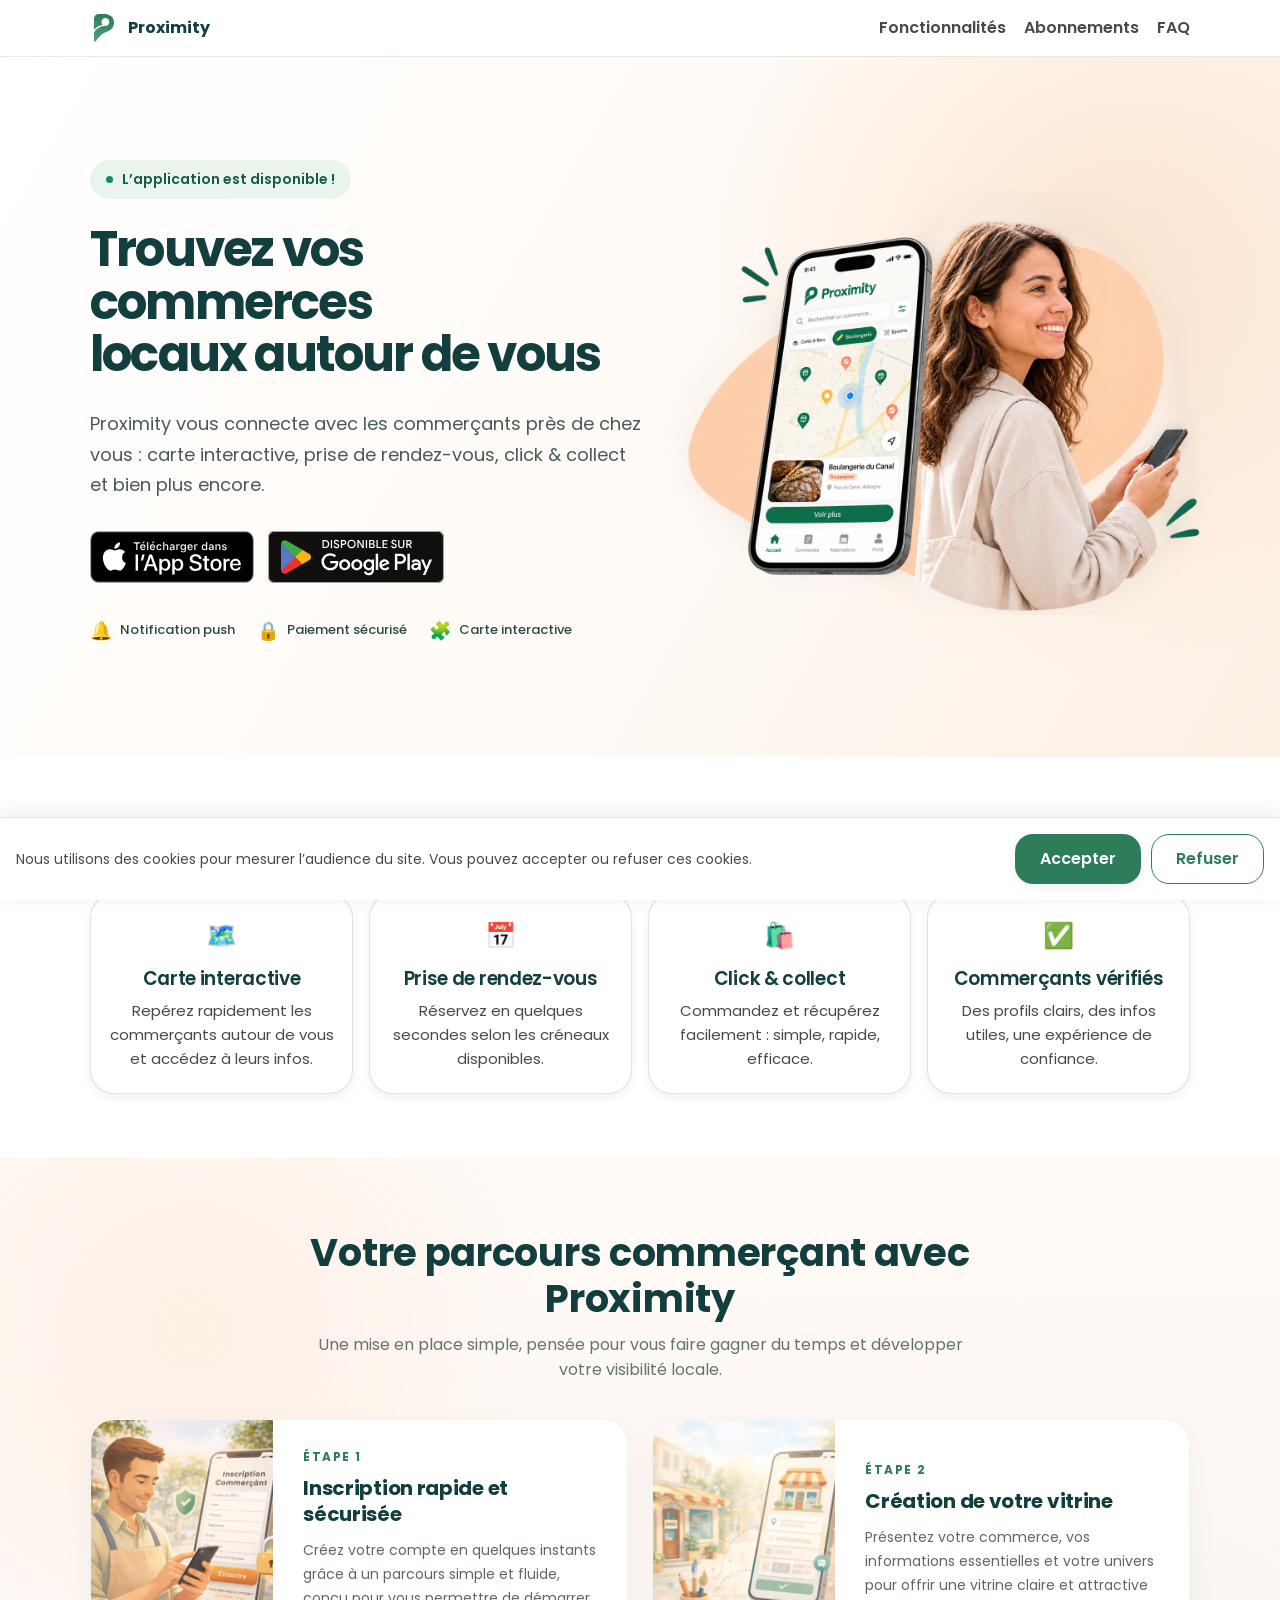
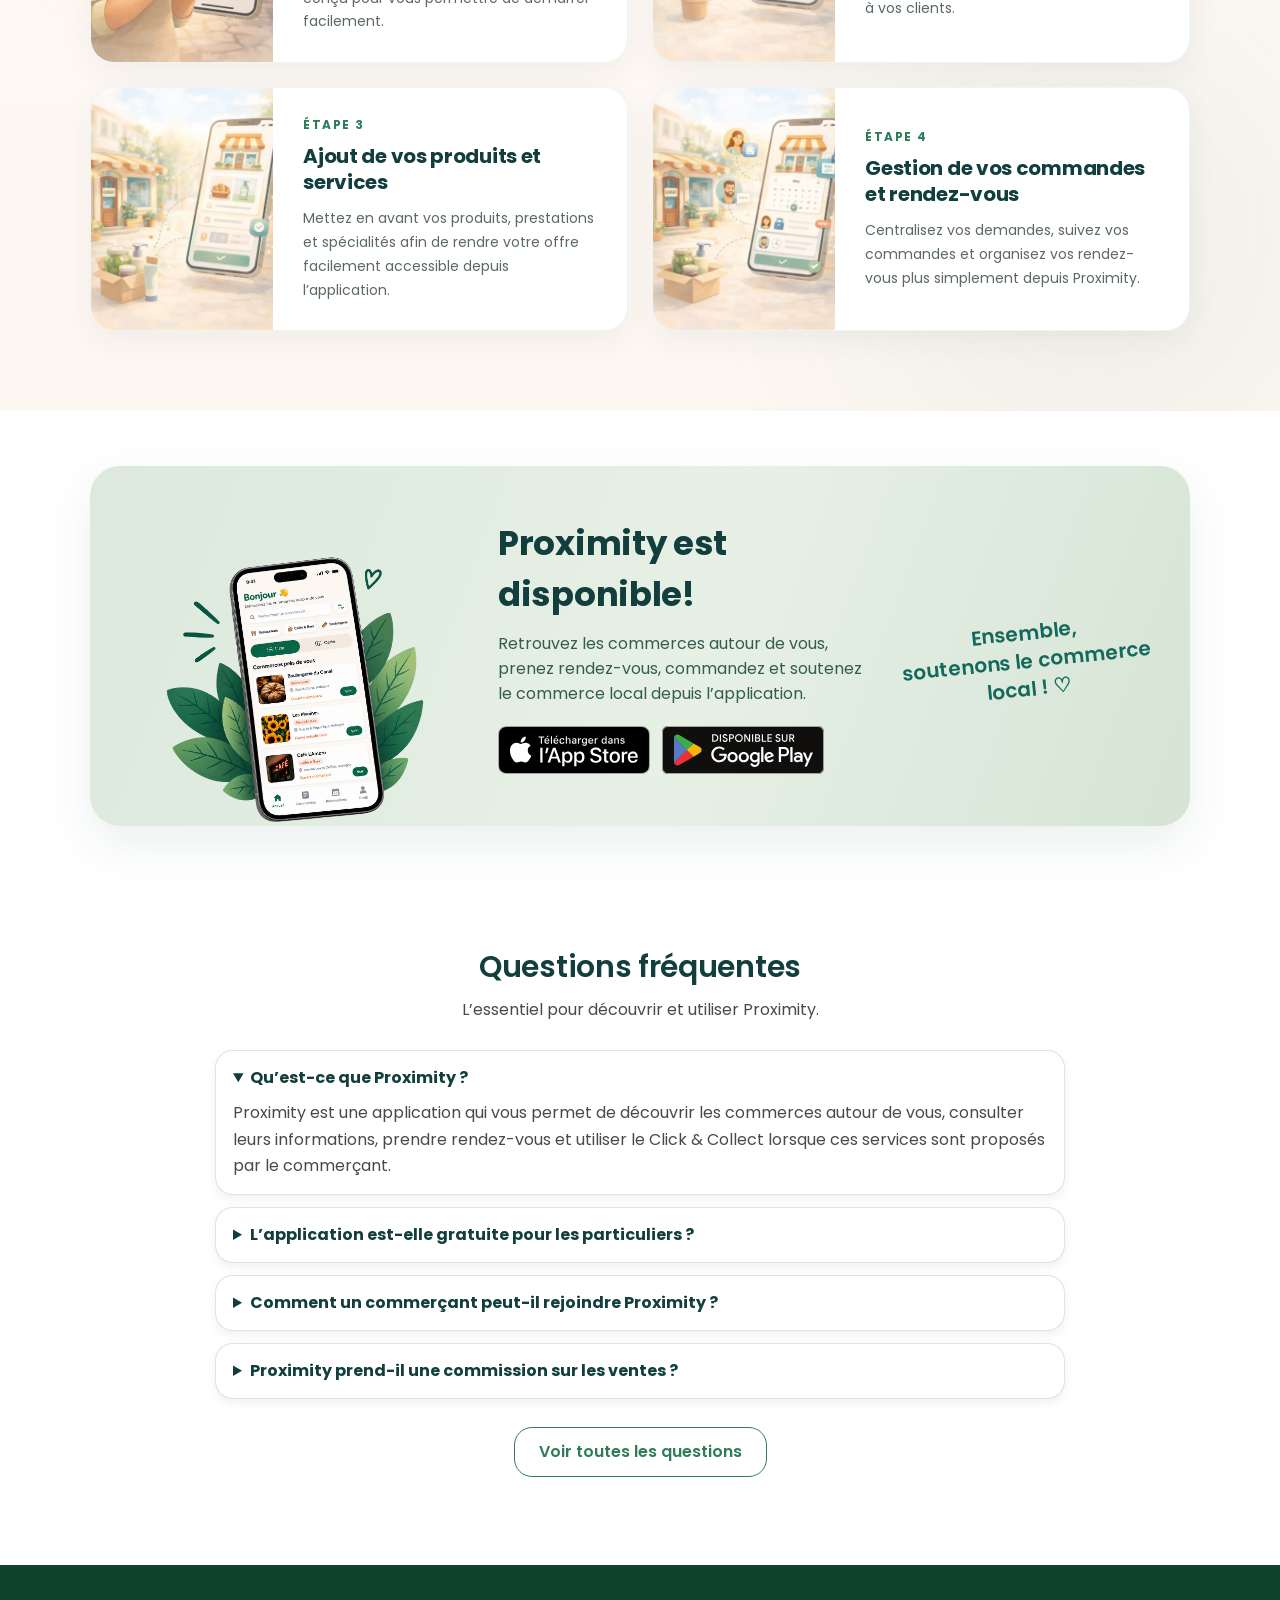
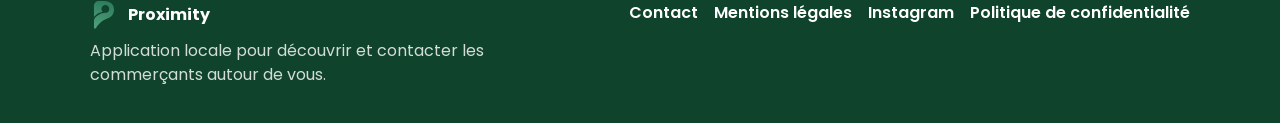
<file: index.html>
<!DOCTYPE html>
<html lang="fr">
  <head>
    <meta charset="UTF-8" />
    <meta name="viewport" content="width=device-width, initial-scale=1.0" />
    <title>Proximity — Commerces locaux autour de vous</title>
    <meta
      name="description"
      content="Proximity arrive bientôt : découvrez et contactez les commerçants autour de vous. Inscrivez-vous pour être prévenu au lancement."
    />

    <link rel="preconnect" href="https://fonts.googleapis.com" />
    <link rel="preconnect" href="https://fonts.gstatic.com" crossorigin />
    <link
      href="https://fonts.googleapis.com/css2?family=Poppins:wght@400;500;600;700&display=swap"
      rel="stylesheet"
    />

    <link
              rel="stylesheet"
              href="https://sibforms.com/forms/end-form/build/sib-styles.css"
            />
    <link rel="stylesheet" href="./index.css">
  </head>


  <body>
    <!-- Header -->
    <header class="header">
      <div class="container header__inner">
        <a class="brand" href="./index.html">
          <img
            src="./assets/images/logo.svg"
            alt="Logo Proximity"
            class="brand__logo"
          />
          <span class="brand__name">Proximity</span>
        </a>
    
        <button class="burger" id="burger-button" aria-label="Ouvrir le menu" aria-expanded="false">
          <span></span>
          <span></span>
          <span></span>
        </button>
    
        <nav class="nav" id="mobile-nav">
          <a href="#features">Fonctionnalités</a>
          <a href="./abonnements.html">Abonnements</a>
          <a href="./faq.html">FAQ</a>
        </nav>
      </div>
    </header>

    <!-- Hero -->
    <main>
<!-- Hero -->
<section class="hero">
  <div class="container hero__inner">
    <div class="hero__content">
      <p class="hero__badge">
        <span></span>
        L’application est disponible !
      </p>

      <h1>
        Trouvez vos commerces<br />
        locaux autour de vous
      </h1>

      <p class="hero__lead">
        Proximity vous connecte avec les commerçants près de chez vous :
        carte interactive, prise de rendez-vous, click & collect et bien plus encore.
      </p>

      <div class="hero__stores">
        <a href="https://apps.apple.com/fr/app/proximity-paca/id6769840136" class="store-button" aria-label="Télécharger sur l’App Store">
          <img
            src="./assets/images/app-store.svg"
            alt="Télécharger sur l’App Store"
          />
        </a>

        <a href="https://play.google.com/store/apps/details?id=fr.proximityapp" class="store-button" aria-label="Disponible sur Google Play">
          <img
            src="./assets/images/google-play.svg"
            alt="Disponible sur Google Play"
          />
        </a>
      </div>

      <div class="hero__trust">
        <div class="hero__trust-item">
          <span>🔔</span>
          Notification push
        </div>

        <div class="hero__trust-item">
          <span>🔒</span>
          Paiement sécurisé
        </div>

        <div class="hero__trust-item">
          <span>🧩</span>
          Carte interactive
        </div>
      </div>
    </div>

    <div class="hero__visual">
      <img
        src="./assets/images/hero-phone.webp"
        alt="Découvrez les commerces autour de vous avec Proximity"
        class="hero__phone"
      />
    </div>
  </div>
</section>

      <!-- Features -->
      <section class="section" id="features">
        <div class="container">
          <div class="section__head">
            <h2>Tout ce qu’il faut pour acheter local</h2>
            
          </div>

          <div class="grid">
            <article class="card">
              <div class="icon">🗺️</div>
              <h3>Carte interactive</h3>
              <p>
                Repérez rapidement les commerçants autour de vous et accédez à
                leurs infos.
              </p>
            </article>

            <article class="card">
              <div class="icon">📅</div>
              <h3>Prise de rendez-vous</h3>
              <p>
                Réservez en quelques secondes selon les créneaux disponibles.
              </p>
            </article>

            <article class="card">
              <div class="icon">🛍️</div>
              <h3>Click & collect</h3>
              <p>
                Commandez et récupérez facilement : simple, rapide, efficace.
              </p>
            </article>

            <article class="card">
              <div class="icon">✅</div>
              <h3>Commerçants vérifiés</h3>
              <p>
                Des profils clairs, des infos utiles, une expérience de
                confiance.
              </p>
            </article>
          </div>
        </div>
      </section>

<!-- Parcours commerçant -->
<section class="section section--journey" id="journey">
  <div class="container">

    <div class="section__head journey__head">
      <h2>Votre parcours commerçant avec Proximity</h2>

      <p class="muted">
        Une mise en place simple, pensée pour vous faire gagner du temps
        et développer votre visibilité locale.
      </p>
    </div>


    <div class="journey">

      <!-- Étape 1 -->
      <article class="journey__card">

        <div class="journey__media">
          <img
            src="./assets/images/image1.webp"
            alt="Inscription d'un commerçant sur Proximity"
          />
        </div>

        <div class="journey__content">

          <p class="journey__step">
            Étape 1
          </p>

          <h3>
            Inscription rapide et sécurisée
          </h3>

          <p>
            Créez votre compte en quelques instants grâce à un parcours
            simple et fluide, conçu pour vous permettre de démarrer
            facilement.
          </p>

        </div>

      </article>


      <!-- Étape 2 -->
      <article class="journey__card">

        <div class="journey__media">
          <img
            src="./assets/images/image2.webp"
            alt="Création de la vitrine d'un commerce sur Proximity"
          />
        </div>

        <div class="journey__content">

          <p class="journey__step">
            Étape 2
          </p>

          <h3>
            Création de votre vitrine
          </h3>

          <p>
            Présentez votre commerce, vos informations essentielles
            et votre univers pour offrir une vitrine claire et attractive
            à vos clients.
          </p>

        </div>

      </article>


      <!-- Étape 3 -->
      <article class="journey__card">

        <div class="journey__media">
          <img
            src="./assets/images/image3.webp"
            alt="Ajout de produits et services sur Proximity"
          />
        </div>

        <div class="journey__content">

          <p class="journey__step">
            Étape 3
          </p>

          <h3>
            Ajout de vos produits et services
          </h3>

          <p>
            Mettez en avant vos produits, prestations et spécialités
            afin de rendre votre offre facilement accessible
            depuis l’application.
          </p>

        </div>

      </article>


      <!-- Étape 4 -->
      <article class="journey__card">

        <div class="journey__media">
          <img
            src="./assets/images/image4.webp"
            alt="Gestion des commandes et rendez-vous sur Proximity"
          />
        </div>

        <div class="journey__content">

          <p class="journey__step">
            Étape 4
          </p>

          <h3>
            Gestion de vos commandes et rendez-vous
          </h3>

          <p>
            Centralisez vos demandes, suivez vos commandes et organisez
            vos rendez-vous plus simplement depuis Proximity.
          </p>

        </div>

      </article>

    </div>

  </div>
</section>

      <!-- Newsletter -->
      <section class="section section--download" id="download">
        <div class="container">
          <div class="download-banner">
      
            <div class="download-banner__visual">
              <img
                src="./assets/images/download-phone.webp"
                alt="Application Proximity"
                class="download-banner__image"
              />
            </div>
      
            <div class="download-banner__content">
              <h2>Proximity est disponible!</h2>
      
              <p>
                Retrouvez les commerces autour de vous, prenez rendez-vous,
                commandez et soutenez le commerce local depuis l’application.
              </p>
      
              
      
              <div class="download-banner__stores">
                <a href="https://apps.apple.com/fr/app/proximity-paca/id6769840136" class="store-button">
                  <img
                    src="./assets/images/app-store.svg"
                    alt="Télécharger sur l’App Store"
                  />
                </a>
      
                <a href="https://play.google.com/store/apps/details?id=fr.proximityapp" class="store-button">
                  <img
                    src="./assets/images/google-play.svg"
                    alt="Disponible sur Google Play"
                  />
                </a>
              </div>
            </div>
      
            <div class="download-banner__annotation">
              <p>
                Ensemble,<br />
                soutenons le commerce<br />
                local ! ♡
              </p>
            </div>
      
          </div>
        </div>
      </section>
      <!-- FAQ -->
      <section class="section" id="faq">
        <div class="container">
          <div class="section__head">
            <h2>Questions fréquentes</h2>
            <p class="muted">
              L’essentiel pour découvrir et utiliser Proximity.
            </p>
          </div>
      
          <div class="faq">
            <details class="faq__item" open>
              <summary>Qu’est-ce que Proximity ?</summary>
              <p>
                Proximity est une application qui vous permet de découvrir les
                commerces autour de vous, consulter leurs informations, prendre
                rendez-vous et utiliser le Click & Collect lorsque ces services
                sont proposés par le commerçant.
              </p>
            </details>
      
            <details class="faq__item">
              <summary>L’application est-elle gratuite pour les particuliers ?</summary>
              <p>
                Oui. Les particuliers peuvent télécharger Proximity, rechercher
                des commerces et consulter leurs fiches gratuitement.
              </p>
            </details>
      
            <details class="faq__item">
              <summary>Comment un commerçant peut-il rejoindre Proximity ?</summary>
              <p>
                Les commerçants peuvent créer leur profil directement depuis
                l’application. Plusieurs formules sont disponibles, dont une
                vitrine gratuite, une formule sans abonnement avec commission
                sur les ventes et un abonnement avec 0 % de commission.
                <a href="./abonnements.html">Découvrir les formules</a>
              </p>
            </details>
      
            <details class="faq__item">
              <summary>Proximity prend-il une commission sur les ventes ?</summary>
              <p>
                Cela dépend de la formule choisie par le commerçant.
                L’abonnement 0 % permet de ne payer aucune commission Proximity
                sur les ventes. La formule sans abonnement applique une commission
                de 15 % par vente.
              </p>
            </details>
          </div>
      
          <div class="faq__more">
            <a class="btn btn--secondary" href="./faq.html">
              Voir toutes les questions
            </a>
          </div>
        </div>
      </section>

      <!-- Footer -->
      <footer class="footer" id="privacy">
        <div class="container footer__inner">
          <div class="footer__brand">
            <div class="brand brand--footer">
              <img
                src="./assets/images/logo.svg"
                alt="Proximity"
                class="brand__logo"
              />
              <span class="brand__name">Proximity</span>
            </div>
            <p class="footer__text">
              Application locale pour découvrir et contacter les commerçants
              autour de vous.
            </p>
          </div>

          <div class="footer__links">
            <a href="mailto:contact@proximityapp.fr">Contact</a>
            <a href="./mentions-legales.html">Mentions légales</a>
            <a href="https://www.instagram.com/proximity_appli/">Instagram</a>
            <a href="./politique-confidentialite.html"
              >Politique de confidentialité</a
            >
          </div>
        </div>
      </footer>
    </main>
    <!-- Cookie Banner -->
    <div id="cookie-banner" class="cookie-banner">
      <p>
        Nous utilisons des cookies pour mesurer l’audience du site. Vous pouvez
        accepter ou refuser ces cookies.
      </p>
      <div class="cookie-actions">
        <button id="accept-cookies" class="btn btn--primary">Accepter</button>
        <button id="reject-cookies" class="btn btn--secondary">Refuser</button>
      </div>
    </div>

    <script>
      const GA_ID = "G-3DR1FRPE4X"; // <-- Mets ton vrai ID ici

      function loadAnalytics() {
        const script1 = document.createElement("script");
        script1.async = true;
        script1.src = "https://www.googletagmanager.com/gtag/js?id=${GA_ID}";
        document.head.appendChild(script1);

        const script2 = document.createElement("script");
        script2.innerHTML = 
      window.dataLayer = window.dataLayer || [];
      function gtag(){dataLayer.push(arguments);}
      gtag('js', new Date());
      gtag('config', '${GA_ID}');
    ;
        document.head.appendChild(script2);
      }

      const banner = document.getElementById("cookie-banner");
      const acceptBtn = document.getElementById("accept-cookies");
      const rejectBtn = document.getElementById("reject-cookies");

      const consent = localStorage.getItem("cookie-consent");

      if (consent === "accepted") {
        loadAnalytics();
        banner.style.display = "none";
      } else if (consent === "rejected") {
        banner.style.display = "none";
      }

      acceptBtn.addEventListener("click", () => {
        localStorage.setItem("cookie-consent", "accepted");
        loadAnalytics();
        banner.style.display = "none";
      });

      rejectBtn.addEventListener("click", () => {
        localStorage.setItem("cookie-consent", "rejected");
        banner.style.display = "none";
      });
    </script>

<script>
  const burgerButton = document.getElementById("burger-button");
  const mobileNav = document.getElementById("mobile-nav");

  burgerButton.addEventListener("click", () => {
    mobileNav.classList.toggle("nav--open");

    const isOpen = mobileNav.classList.contains("nav--open");
    burgerButton.setAttribute("aria-expanded", isOpen);
  });
</script>
  </body>
</html>
</file>
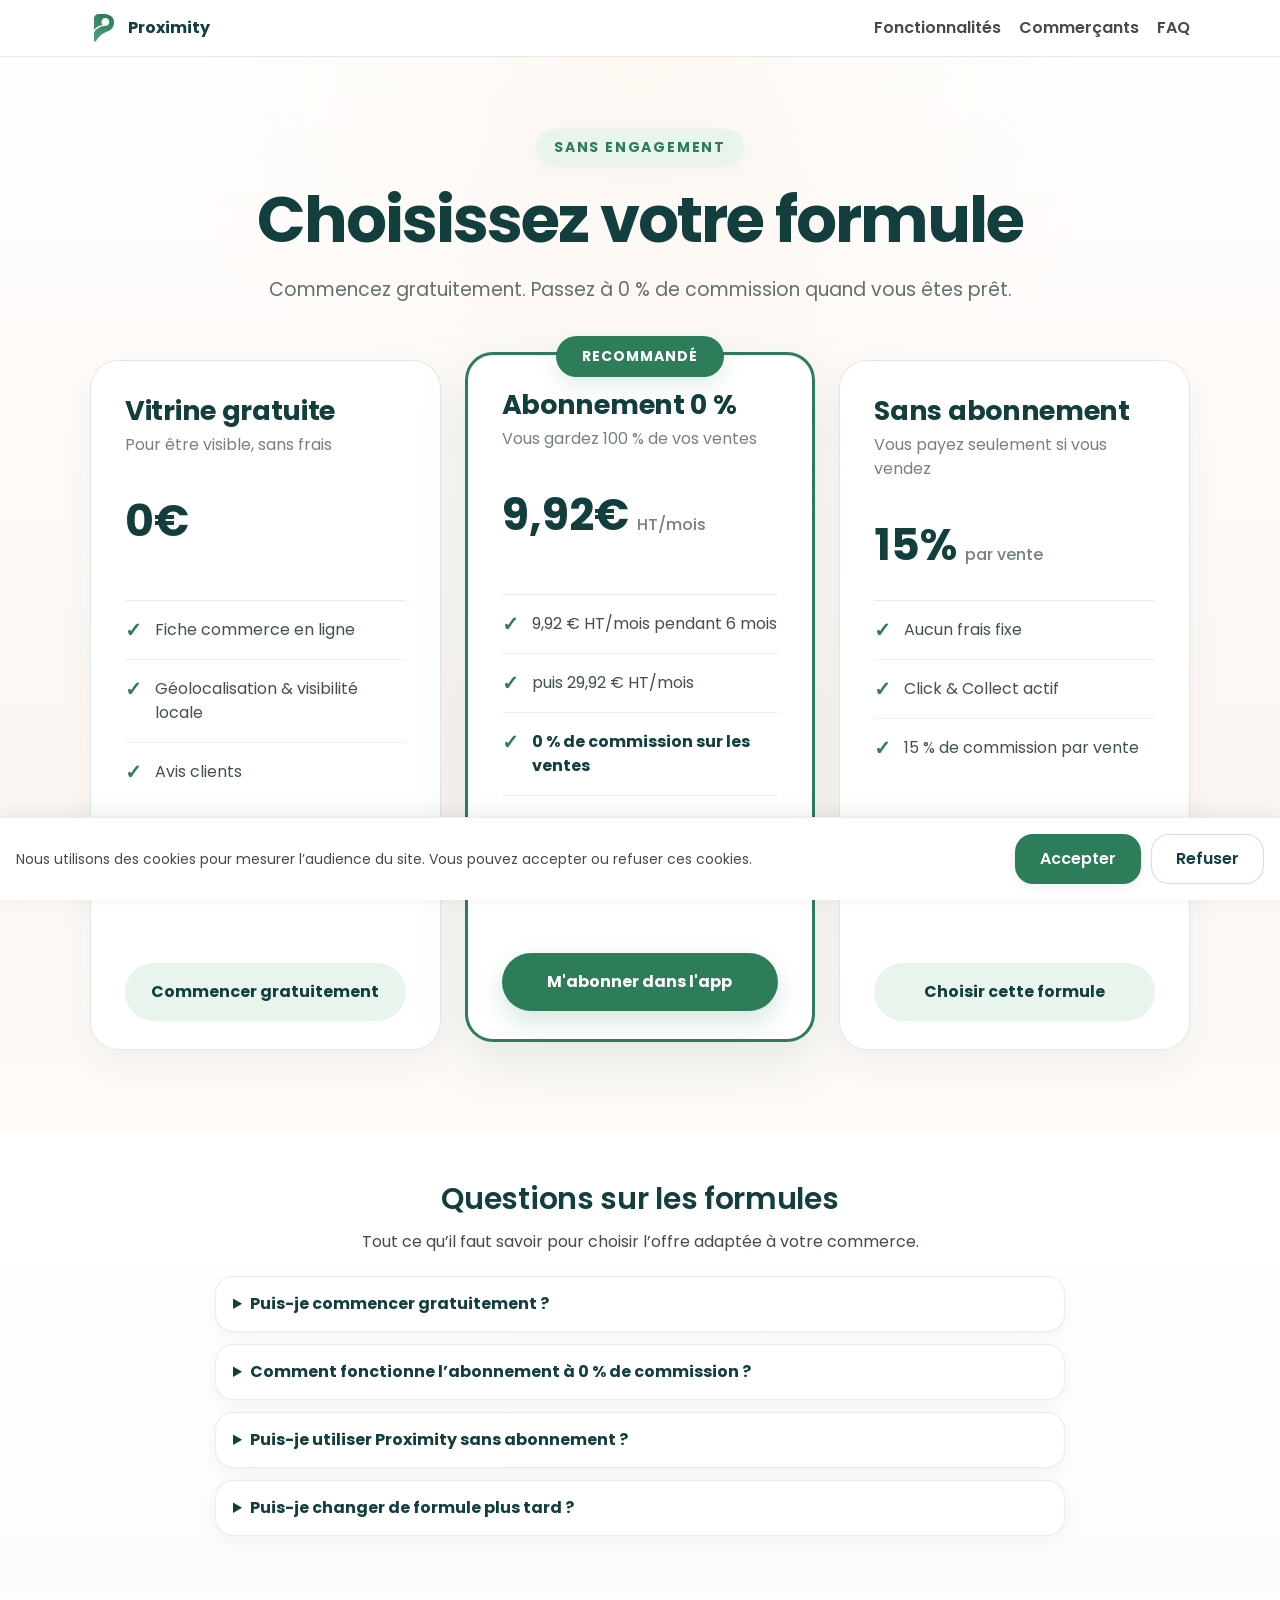
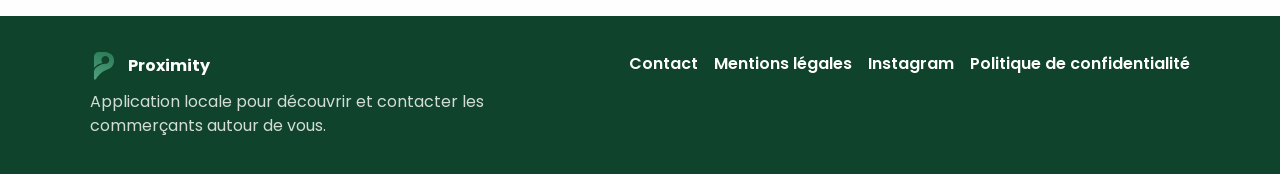
<file: abonnements.html>
<!doctype html>
<html lang="fr">
  <head>
    <meta charset="UTF-8" />
    <meta name="viewport" content="width=device-width, initial-scale=1.0" />

    <title>Proximity — Formules pour les commerçants</title>

    <meta
      name="description"
      content="Découvrez les formules Proximity pour les commerçants : vitrine gratuite, abonnement à 0 % de commission ou formule sans abonnement."
    />

    <!-- Font -->
    <link rel="preconnect" href="https://fonts.googleapis.com" />
    <link rel="preconnect" href="https://fonts.gstatic.com" crossorigin />

    <link
      href="https://fonts.googleapis.com/css2?family=Poppins:wght@400;500;600;700&display=swap"
      rel="stylesheet"
    />

    <link rel="stylesheet" href="./abonnements.css" />
  </head>

  <body>

    <!-- =====================================================
         HEADER
    ====================================================== -->

    <header class="header">
      <div class="container header__inner">

        <a class="brand" href="./index.html">
          <img
            src="./assets/images/logo.svg"
            alt="Logo Proximity"
            class="brand__logo"
          />

          <span class="brand__name">Proximity</span>
        </a>

        <button
          class="burger"
          id="burger-button"
          aria-label="Ouvrir le menu"
          aria-expanded="false"
        >
          <span></span>
          <span></span>
          <span></span>
        </button>

        <nav class="nav" id="mobile-nav">
          <a href="./index.html#features">Fonctionnalités</a>
          <a href="./index.html#journey">Commerçants</a>
          <a href="./faq.html">FAQ</a>
        </nav>

      </div>
    </header>


    <main>

      <!-- =====================================================
           ABONNEMENTS
      ====================================================== -->

      <section class="section pricing-section" id="plans">

        <div class="container">

          <!-- En-tête -->

          <div class="pricing__head">

            <p class="pricing__eyebrow">
              Sans engagement
            </p>

            <h1>
              Choisissez votre formule
            </h1>

            <p class="pricing__intro">
              Commencez gratuitement. Passez à 0 % de commission
              quand vous êtes prêt.
            </p>

          </div>


          <!-- Cartes -->

          <div class="pricing">


            <!-- =================================================
                 VITRINE GRATUITE
            ================================================== -->

            <article class="plan">

              <div class="plan__top">

                <h2 class="plan__title">
                  Vitrine gratuite
                </h2>

                <p class="plan__subtitle">
                  Pour être visible, sans frais
                </p>

                <div class="plan__price">
                  <span>0€</span>
                </div>

              </div>


              <ul class="plan__list">

                <li>
                  <span class="plan__check">✓</span>
                  <span>Fiche commerce en ligne</span>
                </li>

                <li>
                  <span class="plan__check">✓</span>
                  <span>Géolocalisation & visibilité locale</span>
                </li>

                <li>
                  <span class="plan__check">✓</span>
                  <span>Avis clients</span>
                </li>

              </ul>


              <a
                class="btn btn--secondary plan__cta"
                href="./index.html#download"
              >
                Commencer gratuitement
              </a>

            </article>


            <!-- =================================================
                 ABONNEMENT 0 %
            ================================================== -->

            <article class="plan plan--featured">

              <div class="plan__badge">
                Recommandé
              </div>

              <div class="plan__top">

                <h2 class="plan__title">
                  Abonnement 0 %
                </h2>

                <p class="plan__subtitle">
                  Vous gardez 100 % de vos ventes
                </p>

                <div class="plan__price">
                  <span>9,92€</span>
                  <small>HT/mois</small>
                </div>

              </div>


              <ul class="plan__list">

                <li>
                  <span class="plan__check">✓</span>
                  <span>
                    9,92 € HT/mois pendant 6 mois
                  </span>
                </li>

                <li>
                  <span class="plan__check">✓</span>
                  <span>
                    puis 29,92 € HT/mois
                  </span>
                </li>

                <li class="plan__list--strong">
                  <span class="plan__check">✓</span>
                  <strong>
                    0 % de commission sur les ventes
                  </strong>
                </li>

                <li>
                  <span class="plan__check">✓</span>
                  <span>
                    Click & Collect, réservations, favoris
                  </span>
                </li>

              </ul>


              <a
                class="btn btn--primary plan__cta"
                href="./index.html#download"
              >
                M'abonner dans l'app
              </a>

            </article>


            <!-- =================================================
                 SANS ABONNEMENT
            ================================================== -->

            <article class="plan">

              <div class="plan__top">

                <h2 class="plan__title">
                  Sans abonnement
                </h2>

                <p class="plan__subtitle">
                  Vous payez seulement si vous vendez
                </p>

                <div class="plan__price">

                  <span>15%</span>

                  <small>
                    par vente
                  </small>

                </div>

              </div>


              <ul class="plan__list">

                <li>
                  <span class="plan__check">✓</span>
                  <span>Aucun frais fixe</span>
                </li>

                <li>
                  <span class="plan__check">✓</span>
                  <span>Click & Collect actif</span>
                </li>

                <li>
                  <span class="plan__check">✓</span>
                  <span>15 % de commission par vente</span>
                </li>

              </ul>


              <a
                class="btn btn--secondary plan__cta"
                href="./index.html#download"
              >
                Choisir cette formule
              </a>

            </article>

          </div>
        </div>
      </section>


      <!-- =====================================================
           FAQ PRO
      ====================================================== -->

      <section class="section" id="pro-faq">

        <div class="container">

          <div class="section__head">

            <h2>Questions sur les formules</h2>

            <p class="muted">
              Tout ce qu’il faut savoir pour choisir l’offre adaptée
              à votre commerce.
            </p>

          </div>


          <div class="faq">

            <details class="faq__item">

              <summary>
                Puis-je commencer gratuitement ?
              </summary>

              <p>
                Oui. La formule Vitrine gratuite vous permet de créer
                votre fiche commerce, d’être visible localement et de
                recevoir des avis clients sans abonnement mensuel.
              </p>

            </details>


            <details class="faq__item">

              <summary>
                Comment fonctionne l’abonnement à 0 % de commission ?
              </summary>

              <p>
                L’abonnement est proposé à 9,92 € HT par mois pendant
                les 6 premiers mois, puis à 29,92 € HT par mois.
                Vous ne payez aucune commission sur vos ventes.
              </p>

            </details>


            <details class="faq__item">

              <summary>
                Puis-je utiliser Proximity sans abonnement ?
              </summary>

              <p>
                Oui. La formule Sans abonnement ne comporte aucun frais
                fixe. Une commission de 15 % est prélevée uniquement
                lorsqu’une vente est réalisée.
              </p>

            </details>


            <details class="faq__item">

              <summary>
                Puis-je changer de formule plus tard ?
              </summary>

              <p>
                Oui, vous pouvez faire évoluer votre formule selon les
                besoins de votre commerce.
              </p>

            </details>

          </div>
        </div>
      </section>


      <!-- =====================================================
           FOOTER
      ====================================================== -->

      <footer class="footer" id="privacy">

        <div class="container footer__inner">

          <div class="footer__brand">

            <div class="brand brand--footer">

              <img
                src="./assets/images/logo.svg"
                alt="Proximity"
                class="brand__logo"
              />

              <span class="brand__name">
                Proximity
              </span>

            </div>

            <p class="footer__text">
              Application locale pour découvrir et contacter les
              commerçants autour de vous.
            </p>

          </div>


          <div class="footer__links">

            <a href="mailto:contact@proximityapp.fr">
              Contact
            </a>

            <a href="./mentions-legales.html">
              Mentions légales
            </a>

            <a href="https://www.instagram.com/proximity_appli/">
              Instagram
            </a>

            <a href="./politique-confidentialite.html">
              Politique de confidentialité
            </a>

          </div>

        </div>
      </footer>

    </main>


    <!-- =====================================================
         COOKIE BANNER
    ====================================================== -->

    <div id="cookie-banner" class="cookie-banner">

      <p>
        Nous utilisons des cookies pour mesurer l’audience du site.
        Vous pouvez accepter ou refuser ces cookies.
      </p>

      <div class="cookie-actions">

        <button
          id="accept-cookies"
          class="btn btn--primary"
        >
          Accepter
        </button>

        <button
          id="reject-cookies"
          class="btn btn--secondary"
        >
          Refuser
        </button>

      </div>

    </div>


    <!-- =====================================================
         ANALYTICS
    ====================================================== -->

    <script>
      const GA_ID = "G-3DR1FRPE4X";

      function loadAnalytics() {
        const script1 = document.createElement("script");

        script1.async = true;

        script1.src =
          `https://www.googletagmanager.com/gtag/js?id=${GA_ID}`;

        document.head.appendChild(script1);


        const script2 = document.createElement("script");

        script2.innerHTML = `
          window.dataLayer = window.dataLayer || [];

          function gtag(){
            dataLayer.push(arguments);
          }

          gtag('js', new Date());

          gtag('config', '${GA_ID}');
        `;

        document.head.appendChild(script2);
      }


      const banner =
        document.getElementById("cookie-banner");

      const acceptBtn =
        document.getElementById("accept-cookies");

      const rejectBtn =
        document.getElementById("reject-cookies");

      const consent =
        localStorage.getItem("cookie-consent");


      if (consent === "accepted") {

        loadAnalytics();

        banner.style.display = "none";

      } else if (consent === "rejected") {

        banner.style.display = "none";

      }


      acceptBtn.addEventListener("click", () => {

        localStorage.setItem(
          "cookie-consent",
          "accepted"
        );

        loadAnalytics();

        banner.style.display = "none";
      });


      rejectBtn.addEventListener("click", () => {

        localStorage.setItem(
          "cookie-consent",
          "rejected"
        );

        banner.style.display = "none";
      });
    </script>


    <!-- =====================================================
         MENU MOBILE
    ====================================================== -->

    <script>
      const burgerButton =
        document.getElementById("burger-button");

      const mobileNav =
        document.getElementById("mobile-nav");


      burgerButton.addEventListener("click", () => {

        mobileNav.classList.toggle("nav--open");

        const isOpen =
          mobileNav.classList.contains("nav--open");

        burgerButton.setAttribute(
          "aria-expanded",
          isOpen
        );
      });
    </script>

  </body>
</html>
</file>
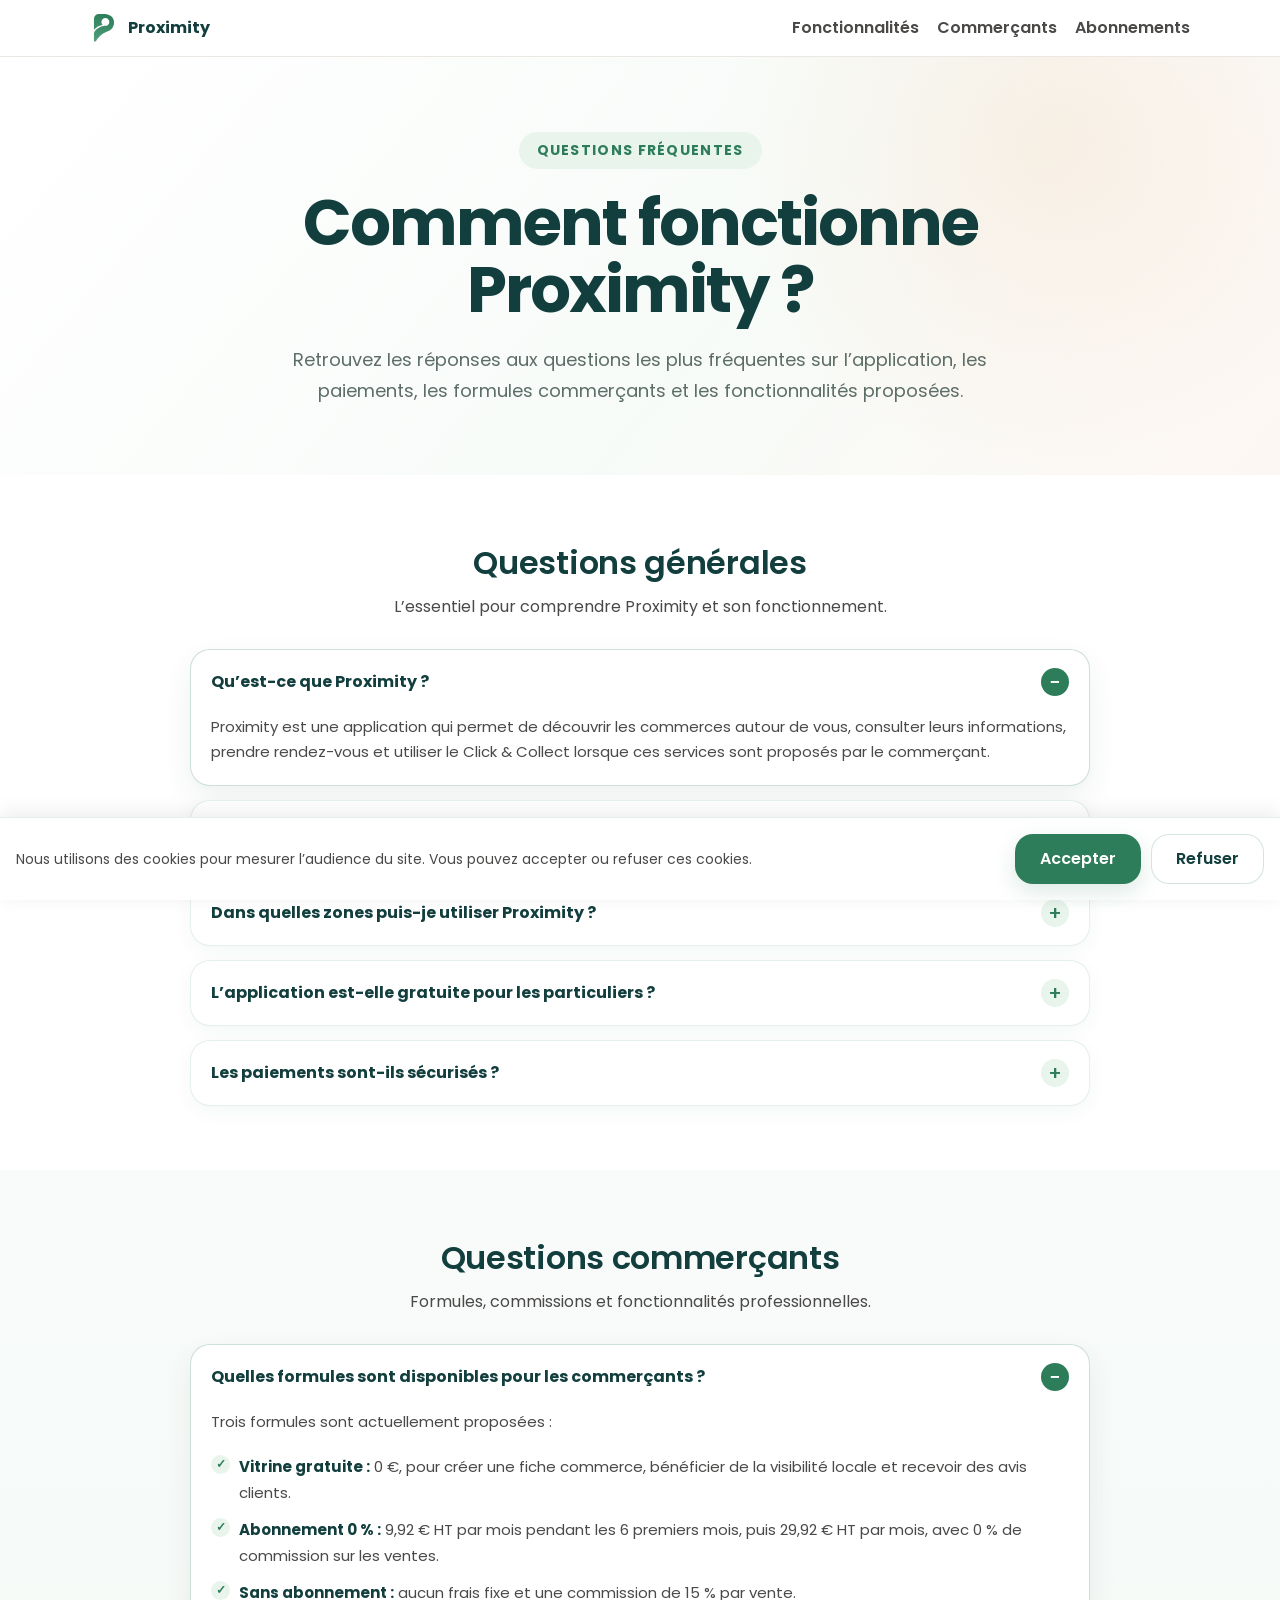
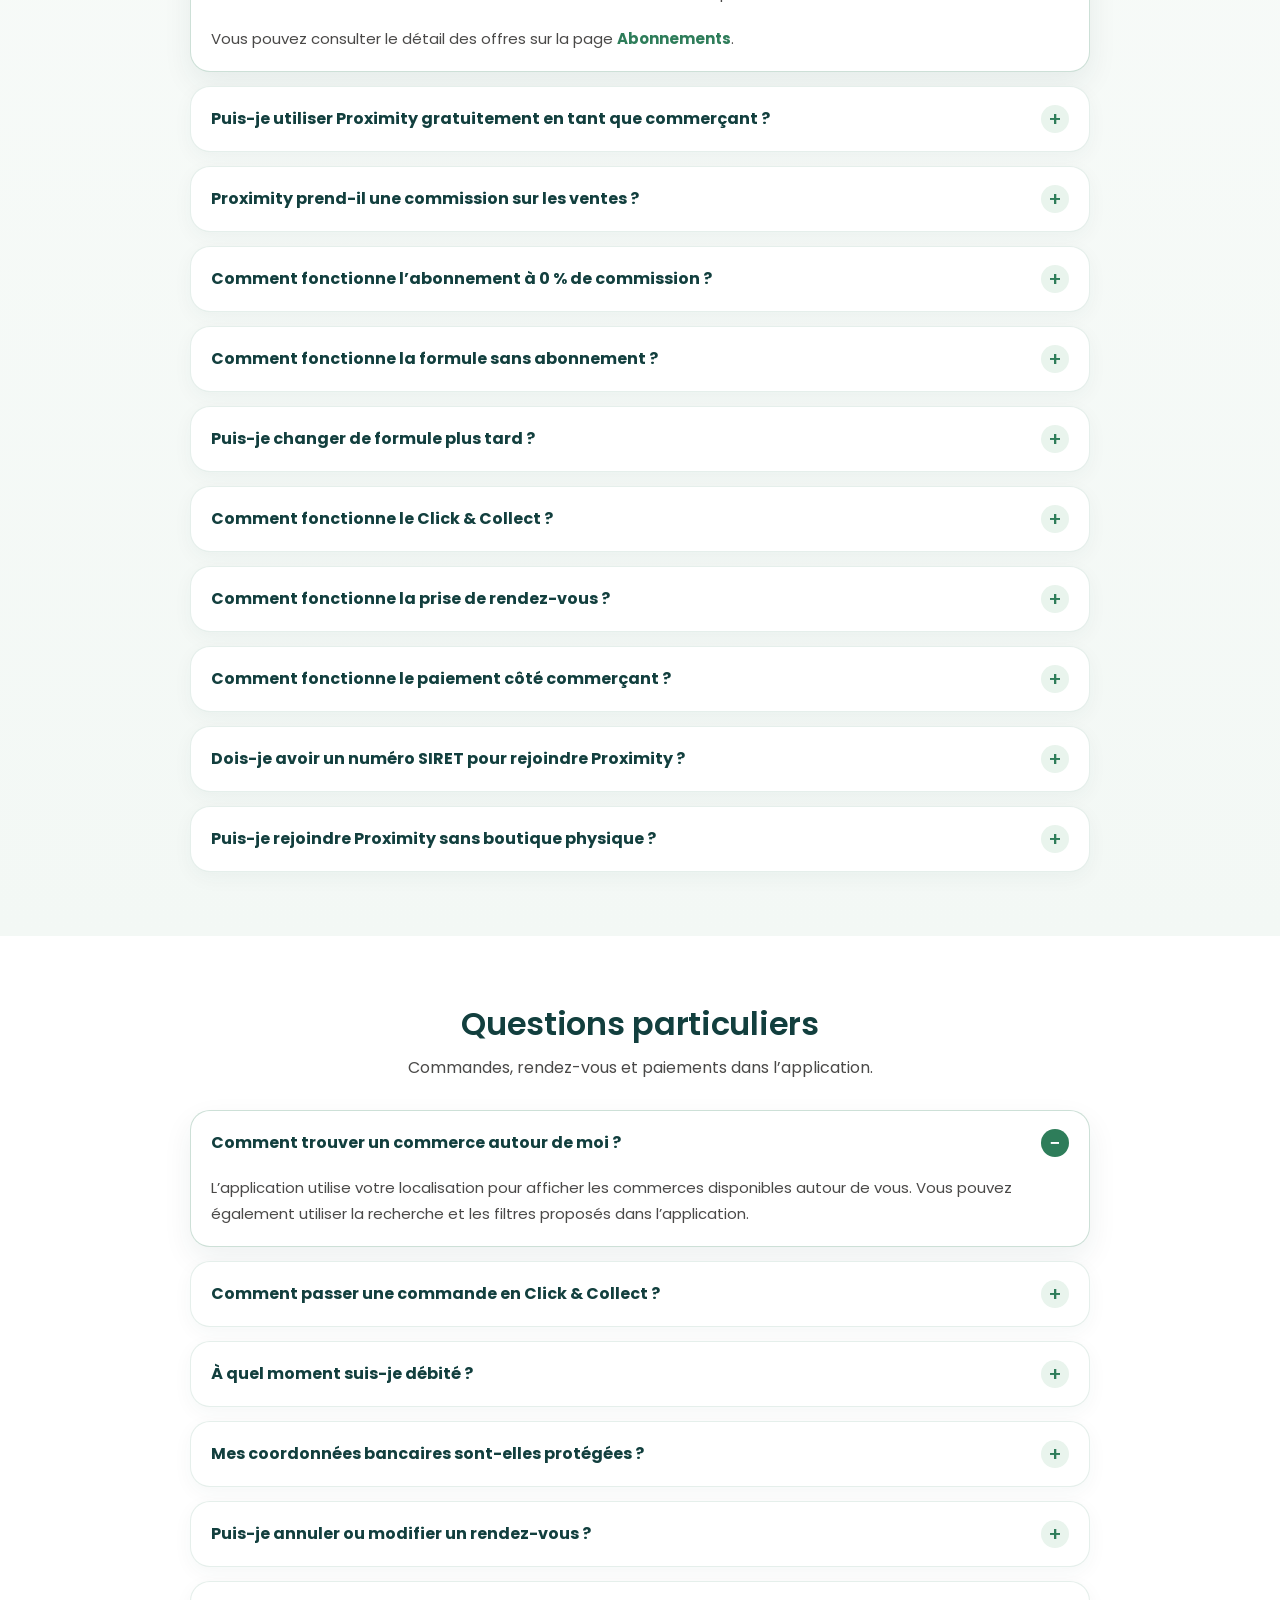
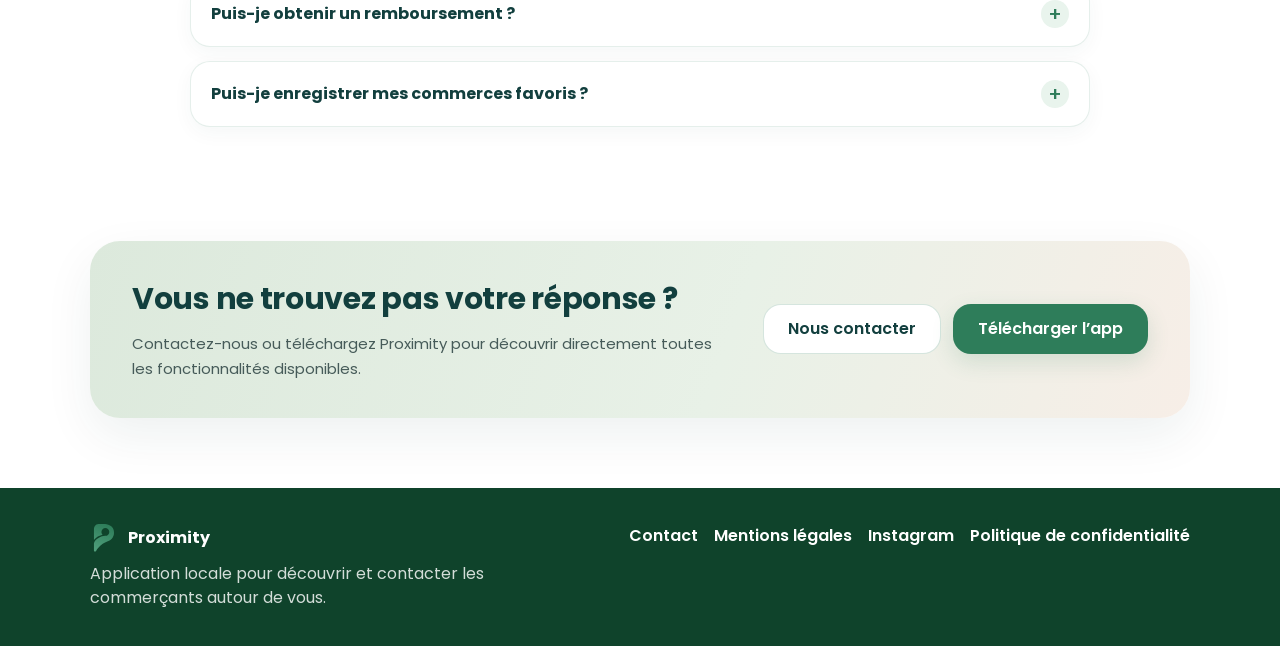
<file: faq.html>
<!doctype html>
<html lang="fr">
  <head>
    <meta charset="UTF-8" />
    <meta name="viewport" content="width=device-width, initial-scale=1.0" />

    <title>Proximity — FAQ</title>

    <meta
      name="description"
      content="FAQ Proximity : fonctionnement de l'application, abonnements commerçants, commissions, paiements, Click & Collect, réservations et sécurité."
    />

    <link rel="preconnect" href="https://fonts.googleapis.com" />
    <link rel="preconnect" href="https://fonts.gstatic.com" crossorigin />

    <link
      href="https://fonts.googleapis.com/css2?family=Poppins:wght@400;500;600;700&display=swap"
      rel="stylesheet"
    />

    <link rel="stylesheet" href="./faq.css" />
  </head>

  <body>

    <!-- =====================================================
         HEADER
    ====================================================== -->

    <header class="header">
      <div class="container header__inner">

        <a class="brand" href="./index.html">
          <img
            src="./assets/images/logo.svg"
            alt="Logo Proximity"
            class="brand__logo"
          />

          <span class="brand__name">Proximity</span>
        </a>

        <button
          class="burger"
          id="burger-button"
          aria-label="Ouvrir le menu"
          aria-expanded="false"
        >
          <span></span>
          <span></span>
          <span></span>
        </button>

        <nav class="nav" id="mobile-nav">
          <a href="./index.html#features">Fonctionnalités</a>
          <a href="./index.html#journey">Commerçants</a>
          <a href="./abonnements.html">Abonnements</a>
        </nav>

      </div>
    </header>


    <main>

      <!-- =====================================================
           INTRO FAQ
      ====================================================== -->

      <section class="faq-hero">

        <div class="container faq-hero__inner">

          <p class="faq-hero__eyebrow">
            Questions fréquentes
          </p>

          <h1>
            Comment fonctionne Proximity ?
          </h1>

          <p class="faq-hero__intro">
            Retrouvez les réponses aux questions les plus fréquentes
            sur l’application, les paiements, les formules commerçants
            et les fonctionnalités proposées.
          </p>

        </div>

      </section>


      <!-- =====================================================
           QUESTIONS GÉNÉRALES
      ====================================================== -->

      <section class="section">

        <div class="container">

          <div class="section__head">

            <h2>Questions générales</h2>

            <p class="muted">
              L’essentiel pour comprendre Proximity et son fonctionnement.
            </p>

          </div>


          <div class="faq">

            <details class="faq__item" open>

              <summary>
                Qu’est-ce que Proximity ?
              </summary>

              <p>
                Proximity est une application qui permet de découvrir les
                commerces autour de vous, consulter leurs informations,
                prendre rendez-vous et utiliser le Click & Collect lorsque
                ces services sont proposés par le commerçant.
              </p>

            </details>


            <details class="faq__item">

              <summary>
                L’application Proximity est-elle disponible ?
              </summary>

              <p>
                Oui. Proximity est disponible. Vous pouvez télécharger
                l’application depuis les plateformes de téléchargement
                proposées sur notre site.
              </p>

            </details>


            <details class="faq__item">

              <summary>
                Dans quelles zones puis-je utiliser Proximity ?
              </summary>

              <p>
                Proximity permet de découvrir les commerces référencés dans
                l’application autour de votre position. La disponibilité
                dépend donc des commerçants présents dans votre zone.
              </p>

            </details>


            <details class="faq__item">

              <summary>
                L’application est-elle gratuite pour les particuliers ?
              </summary>

              <p>
                Oui. Les particuliers peuvent télécharger l’application,
                rechercher des commerces et consulter leurs fiches sans
                abonnement.
              </p>

            </details>


            <details class="faq__item">

              <summary>
                Les paiements sont-ils sécurisés ?
              </summary>

              <p>
                Oui. Les paiements en ligne sont traités via Stripe.
                Les informations bancaires sont gérées par l’infrastructure
                de paiement sécurisée et ne sont pas directement stockées
                par Proximity.
              </p>

            </details>

          </div>

        </div>

      </section>


      <!-- =====================================================
           QUESTIONS COMMERÇANTS
      ====================================================== -->

      <section class="section section--soft">

        <div class="container">

          <div class="section__head">

            <h2>Questions commerçants</h2>

            <p class="muted">
              Formules, commissions et fonctionnalités professionnelles.
            </p>

          </div>


          <div class="faq">


            <details class="faq__item" open>

              <summary>
                Quelles formules sont disponibles pour les commerçants ?
              </summary>

              <p>
                Trois formules sont actuellement proposées :
              </p>

              <ul class="faq__list">
                <li>
                  <strong>Vitrine gratuite :</strong>
                  0 €, pour créer une fiche commerce, bénéficier de la
                  visibilité locale et recevoir des avis clients.
                </li>

                <li>
                  <strong>Abonnement 0 % :</strong>
                  9,92 € HT par mois pendant les 6 premiers mois,
                  puis 29,92 € HT par mois, avec 0 % de commission
                  sur les ventes.
                </li>

                <li>
                  <strong>Sans abonnement :</strong>
                  aucun frais fixe et une commission de 15 % par vente.
                </li>
              </ul>

              <p>
                Vous pouvez consulter le détail des offres sur la page
                <a href="./abonnements.html">Abonnements</a>.
              </p>

            </details>


            <details class="faq__item">

              <summary>
                Puis-je utiliser Proximity gratuitement en tant que commerçant ?
              </summary>

              <p>
                Oui. La formule Vitrine gratuite permet d’être présent
                dans l’application sans frais mensuels. Elle comprend
                notamment une fiche commerce, la géolocalisation,
                la visibilité locale et les avis clients.
              </p>

            </details>


            <details class="faq__item">

              <summary>
                Proximity prend-il une commission sur les ventes ?
              </summary>

              <p>
                Cela dépend de la formule choisie.
              </p>

              <ul class="faq__list">
                <li>
                  Avec l’<strong>Abonnement 0 %</strong>, Proximity ne
                  prélève aucune commission sur les ventes.
                </li>

                <li>
                  Avec la formule <strong>Sans abonnement</strong>,
                  une commission de 15 % est appliquée à chaque vente.
                </li>
              </ul>

            </details>


            <details class="faq__item">

              <summary>
                Comment fonctionne l’abonnement à 0 % de commission ?
              </summary>

              <p>
                La formule est proposée à 9,92 € HT par mois pendant
                les 6 premiers mois, puis à 29,92 € HT par mois.
                Elle permet de conserver 100 % du montant des ventes
                côté commission Proximity.
              </p>

            </details>


            <details class="faq__item">

              <summary>
                Comment fonctionne la formule sans abonnement ?
              </summary>

              <p>
                Cette formule ne comporte aucun abonnement mensuel fixe.
                Le Click & Collect est actif et une commission de 15 %
                est appliquée uniquement lorsqu’une vente est réalisée.
              </p>

            </details>


            <details class="faq__item">

              <summary>
                Puis-je changer de formule plus tard ?
              </summary>

              <p>
                Oui. Vous pouvez faire évoluer votre formule en fonction
                des besoins de votre commerce et de votre utilisation
                de Proximity.
              </p>

            </details>


            <details class="faq__item">

              <summary>
                Comment fonctionne le Click & Collect ?
              </summary>

              <p>
                Lorsqu’un commerçant active le Click & Collect, les clients
                peuvent commander via l’application. Le commerçant reçoit
                la commande, la prépare, puis le client vient la récupérer
                selon les modalités indiquées.
              </p>

            </details>


            <details class="faq__item">

              <summary>
                Comment fonctionne la prise de rendez-vous ?
              </summary>

              <p>
                Le commerçant peut proposer des créneaux de réservation.
                Les utilisateurs sélectionnent un créneau disponible
                directement depuis l’application.
              </p>

            </details>


            <details class="faq__item">

              <summary>
                Comment fonctionne le paiement côté commerçant ?
              </summary>

              <p>
                Les paiements en ligne sont traités via Stripe.
                Le commerçant doit disposer d’un compte de paiement
                compatible afin de pouvoir recevoir les fonds liés
                à ses ventes ou prestations.
              </p>

            </details>


            <details class="faq__item">

              <summary>
                Dois-je avoir un numéro SIRET pour rejoindre Proximity ?
              </summary>

              <p>
                Oui. L’activité professionnelle doit être déclarée et
                disposer des informations légales nécessaires à la création
                d’un profil commerçant.
              </p>

            </details>


            <details class="faq__item">

              <summary>
                Puis-je rejoindre Proximity sans boutique physique ?
              </summary>

              <p>
                Cela dépend de votre activité et des informations nécessaires
                à votre référencement. Une activité déclarée reste nécessaire.
              </p>

            </details>

          </div>

        </div>

      </section>


      <!-- =====================================================
           QUESTIONS PARTICULIERS
      ====================================================== -->

      <section class="section">

        <div class="container">

          <div class="section__head">

            <h2>Questions particuliers</h2>

            <p class="muted">
              Commandes, rendez-vous et paiements dans l’application.
            </p>

          </div>


          <div class="faq">


            <details class="faq__item" open>

              <summary>
                Comment trouver un commerce autour de moi ?
              </summary>

              <p>
                L’application utilise votre localisation pour afficher
                les commerces disponibles autour de vous. Vous pouvez
                également utiliser la recherche et les filtres proposés
                dans l’application.
              </p>

            </details>


            <details class="faq__item">

              <summary>
                Comment passer une commande en Click & Collect ?
              </summary>

              <p>
                Lorsqu’un commerçant propose le Click & Collect,
                sélectionnez les produits disponibles, suivez le parcours
                de commande dans l’application puis récupérez votre commande
                auprès du commerçant.
              </p>

            </details>


            <details class="faq__item">

              <summary>
                À quel moment suis-je débité ?
              </summary>

              <p>
                Le débit intervient dans le cadre du processus de paiement
                de la commande ou de la réservation concernée.
                Les modalités peuvent varier selon le service proposé.
              </p>

            </details>


            <details class="faq__item">

              <summary>
                Mes coordonnées bancaires sont-elles protégées ?
              </summary>

              <p>
                Oui. Les informations de paiement sont traitées via Stripe
                et ne sont pas directement communiquées au commerçant.
              </p>

            </details>


            <details class="faq__item">

              <summary>
                Puis-je annuler ou modifier un rendez-vous ?
              </summary>

              <p>
                Les possibilités d’annulation ou de modification peuvent
                dépendre des règles du commerçant concerné. Consultez les
                informations indiquées lors de votre réservation.
              </p>

            </details>


            <details class="faq__item">

              <summary>
                Puis-je obtenir un remboursement ?
              </summary>

              <p>
                Les conditions de remboursement dépendent notamment
                de la commande, du service concerné et des conditions
                appliquées par le commerçant.
              </p>

            </details>


            <details class="faq__item">

              <summary>
                Puis-je enregistrer mes commerces favoris ?
              </summary>

              <p>
                Oui. Proximity permet de retrouver plus facilement
                les commerces que vous souhaitez conserver parmi vos favoris.
              </p>

            </details>

          </div>

        </div>

      </section>


      <!-- =====================================================
           CTA
      ====================================================== -->

      <section class="faq-cta">

        <div class="container">

          <div class="faq-cta__inner">

            <div>

              <h2>
                Vous ne trouvez pas votre réponse ?
              </h2>

              <p>
                Contactez-nous ou téléchargez Proximity pour découvrir
                directement toutes les fonctionnalités disponibles.
              </p>

            </div>

            <div class="faq-cta__actions">

              <a
                class="btn btn--secondary"
                href="mailto:contact@proximityapp.fr"
              >
                Nous contacter
              </a>

              <a
                class="btn btn--primary"
                href="./index.html#download"
              >
                Télécharger l’app
              </a>

            </div>

          </div>

        </div>

      </section>

    </main>


    <!-- =====================================================
         FOOTER
    ====================================================== -->

    <footer class="footer">

      <div class="container footer__inner">

        <div class="footer__brand">

          <div class="brand brand--footer">

            <img
              src="./assets/images/logo.svg"
              alt="Proximity"
              class="brand__logo"
            />

            <span class="brand__name">
              Proximity
            </span>

          </div>

          <p class="footer__text">
            Application locale pour découvrir et contacter
            les commerçants autour de vous.
          </p>

        </div>


        <div class="footer__links">

          <a href="mailto:contact@proximityapp.fr">
            Contact
          </a>

          <a href="./mentions-legales.html">
            Mentions légales
          </a>

          <a href="https://www.instagram.com/proximity_appli/">
            Instagram
          </a>

          <a href="./politique-confidentialite.html">
            Politique de confidentialité
          </a>

        </div>

      </div>

    </footer>


    <!-- =====================================================
         COOKIE BANNER
    ====================================================== -->

    <div
      id="cookie-banner"
      class="cookie-banner"
    >

      <p>
        Nous utilisons des cookies pour mesurer l’audience du site.
        Vous pouvez accepter ou refuser ces cookies.
      </p>

      <div class="cookie-actions">

        <button
          id="accept-cookies"
          class="btn btn--primary"
        >
          Accepter
        </button>

        <button
          id="reject-cookies"
          class="btn btn--secondary"
        >
          Refuser
        </button>

      </div>

    </div>


    <!-- =====================================================
         ANALYTICS
    ====================================================== -->

    <script>
      const GA_ID = "G-3DR1FRPE4X";

      function loadAnalytics() {

        const script1 =
          document.createElement("script");

        script1.async = true;

        script1.src =
          `https://www.googletagmanager.com/gtag/js?id=${GA_ID}`;

        document.head.appendChild(script1);


        const script2 =
          document.createElement("script");

        script2.innerHTML = `
          window.dataLayer = window.dataLayer || [];

          function gtag(){
            dataLayer.push(arguments);
          }

          gtag('js', new Date());

          gtag('config', '${GA_ID}');
        `;

        document.head.appendChild(script2);
      }


      const banner =
        document.getElementById("cookie-banner");

      const acceptBtn =
        document.getElementById("accept-cookies");

      const rejectBtn =
        document.getElementById("reject-cookies");

      const consent =
        localStorage.getItem("cookie-consent");


      if (consent === "accepted") {

        loadAnalytics();

        banner.style.display = "none";

      } else if (consent === "rejected") {

        banner.style.display = "none";

      }


      acceptBtn.addEventListener("click", () => {

        localStorage.setItem(
          "cookie-consent",
          "accepted"
        );

        loadAnalytics();

        banner.style.display = "none";
      });


      rejectBtn.addEventListener("click", () => {

        localStorage.setItem(
          "cookie-consent",
          "rejected"
        );

        banner.style.display = "none";
      });
    </script>


    <!-- =====================================================
         BURGER
    ====================================================== -->

    <script>
      const burgerButton =
        document.getElementById("burger-button");

      const mobileNav =
        document.getElementById("mobile-nav");


      burgerButton.addEventListener("click", () => {

        mobileNav.classList.toggle("nav--open");

        const isOpen =
          mobileNav.classList.contains("nav--open");

        burgerButton.setAttribute(
          "aria-expanded",
          isOpen
        );
      });
    </script>

  </body>
</html>
</file>
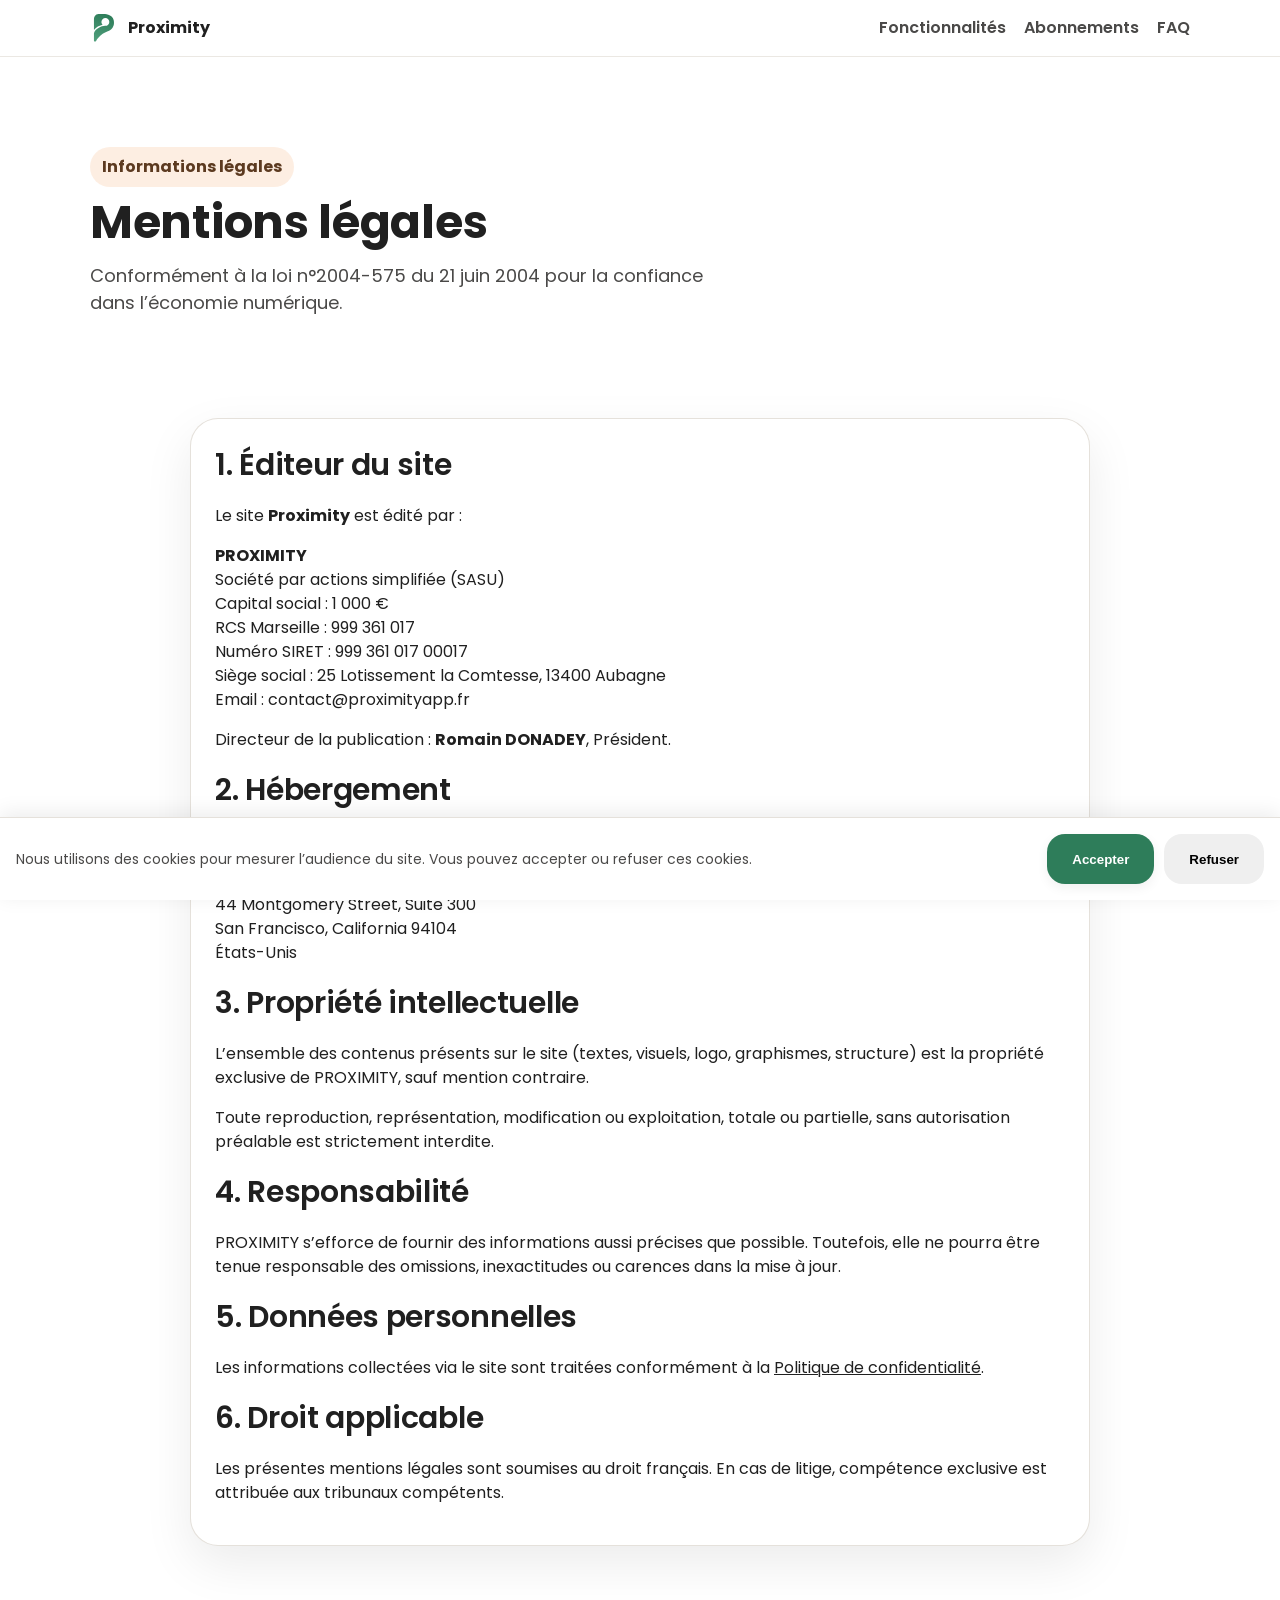
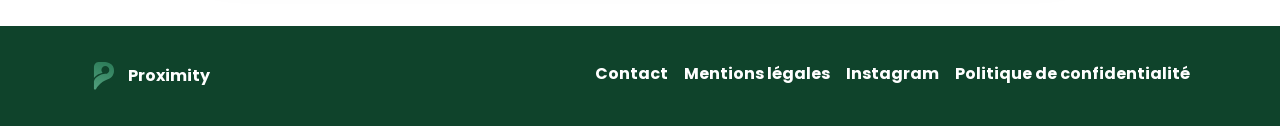
<file: mentions-legales.html>
<!doctype html>
<html lang="fr">
<head>
  <meta charset="UTF-8" />
  <meta name="viewport" content="width=device-width, initial-scale=1.0" />
  <title>Proximity — Mentions légales</title>
  <meta name="description" content="Mentions légales du site Proximity." />

  <link rel="preconnect" href="https://fonts.googleapis.com">
    <link rel="preconnect" href="https://fonts.gstatic.com" crossorigin>
    <link href="https://fonts.googleapis.com/css2?family=Poppins:wght@400;500;600;700&display=swap" rel="stylesheet">
  <link rel="stylesheet" href="./style.css" />
</head>

<body>

  <header class="header">
    <div class="container header__inner">
      <a class="brand" href="./index.html">
        <img
          src="./assets/images/logo.svg"
          alt="Logo Proximity"
          class="brand__logo"
        />
        <span class="brand__name">Proximity</span>
      </a>
  
      <button class="burger" id="burger-button" aria-label="Ouvrir le menu" aria-expanded="false">
        <span></span>
        <span></span>
        <span></span>
      </button>
  
      <nav class="nav" id="mobile-nav">
        <a href="./index.html#features">Fonctionnalités</a>
        <a href="./abonnements.html">Abonnements</a>
        <a href="./faq.html">FAQ</a>
      </nav>
    </div>
  </header>

<main>

<section class="hero">
  <div class="hero__bg"></div>
  <div class="container hero__inner">
    <div class="hero__content">
      <p class="pill">Informations légales</p>
      <h1>Mentions légales</h1>
      <p class="lead">
        Conformément à la loi n°2004-575 du 21 juin 2004 pour la confiance dans l’économie numérique.
      </p>
    </div>
  </div>
</section>

<section class="section">
  <div class="container">
    <div class="newsletter" style="max-width:900px;margin:auto">

      <h2>1. Éditeur du site</h2>
      <p>
        Le site <strong>Proximity</strong> est édité par :
      </p>

      <p>
        <strong>PROXIMITY</strong><br>
        Société par actions simplifiée (SASU)<br>
        Capital social : 1 000 €<br>
        RCS Marseille : 999 361 017<br>
        Numéro SIRET : 999 361 017 00017<br>
        Siège social : 25 Lotissement la Comtesse, 13400 Aubagne<br>
        Email : contact@proximityapp.fr
      </p>

      <p>
        Directeur de la publication : <strong>Romain DONADEY</strong>, Président.
      </p>

      <h2>2. Hébergement</h2>
      <p>
        Le site est hébergé par :
      </p>
      <p>
        Netlify, Inc.<br>
        44 Montgomery Street, Suite 300<br>
        San Francisco, California 94104<br>
        États-Unis
      </p>

      <h2>3. Propriété intellectuelle</h2>
      <p>
        L’ensemble des contenus présents sur le site (textes, visuels, logo, graphismes, structure)
        est la propriété exclusive de PROXIMITY, sauf mention contraire.
      </p>
      <p>
        Toute reproduction, représentation, modification ou exploitation, totale ou partielle,
        sans autorisation préalable est strictement interdite.
      </p>

      <h2>4. Responsabilité</h2>
      <p>
        PROXIMITY s’efforce de fournir des informations aussi précises que possible.
        Toutefois, elle ne pourra être tenue responsable des omissions,
        inexactitudes ou carences dans la mise à jour.
      </p>

      <h2>5. Données personnelles</h2>
      <p>
        Les informations collectées via le site sont traitées conformément à la
        <a href="./politique-confidentialite.html">Politique de confidentialité</a>.
      </p>

      <h2>6. Droit applicable</h2>
      <p>
        Les présentes mentions légales sont soumises au droit français.
        En cas de litige, compétence exclusive est attribuée aux tribunaux compétents.
      </p>

    </div>
  </div>
</section>

</main>

<footer class="footer">
  <div class="container footer__inner">
    <div class="brand brand--footer">
      <img src="./assets/images/logo.svg" alt="Proximity" class="brand__logo" />
      <span class="brand__name">Proximity</span>
    </div>

    <div class="footer__links">
        <a href="mailto:contact@proximityapp.fr">Contact</a>
        <a href="./mentions-legales.html">Mentions légales</a>
        <a href="https://www.instagram.com/proximity_appli/">Instagram</a>
        <a href="./politique-confidentialite.html">Politique de confidentialité</a>
    </div>
  </div>
</footer>
<!-- Cookie Banner -->
<div id="cookie-banner" class="cookie-banner">
    <p>
      Nous utilisons des cookies pour mesurer l’audience du site.
      Vous pouvez accepter ou refuser ces cookies.
    </p>
    <div class="cookie-actions">
      <button id="accept-cookies" class="btn btn--primary">Accepter</button>
      <button id="reject-cookies" class="btn btn--secondary">Refuser</button>
    </div>
  </div>
  
  <script>
    const GA_ID = "G-3DR1FRPE4X"; // <-- Mets ton vrai ID ici
  
    function loadAnalytics() {
      const script1 = document.createElement("script");
      script1.async = true;
      script1.src = `https://www.googletagmanager.com/gtag/js?id=${GA_ID}`;
      document.head.appendChild(script1);
  
      const script2 = document.createElement("script");
      script2.innerHTML = `
        window.dataLayer = window.dataLayer || [];
        function gtag(){dataLayer.push(arguments);}
        gtag('js', new Date());
        gtag('config', '${GA_ID}');
      `;
      document.head.appendChild(script2);
    }
  
    const banner = document.getElementById("cookie-banner");
    const acceptBtn = document.getElementById("accept-cookies");
    const rejectBtn = document.getElementById("reject-cookies");
  
    const consent = localStorage.getItem("cookie-consent");
  
    if (consent === "accepted") {
      loadAnalytics();
      banner.style.display = "none";
    } else if (consent === "rejected") {
      banner.style.display = "none";
    }
  
    acceptBtn.addEventListener("click", () => {
      localStorage.setItem("cookie-consent", "accepted");
      loadAnalytics();
      banner.style.display = "none";
    });
  
    rejectBtn.addEventListener("click", () => {
      localStorage.setItem("cookie-consent", "rejected");
      banner.style.display = "none";
    });
  </script>
  <script>
    const burgerButton = document.getElementById("burger-button");
    const mobileNav = document.getElementById("mobile-nav");
  
    burgerButton.addEventListener("click", () => {
      mobileNav.classList.toggle("nav--open");
  
      const isOpen = mobileNav.classList.contains("nav--open");
      burgerButton.setAttribute("aria-expanded", isOpen);
    });
  </script>
</body>
</html>
</file>
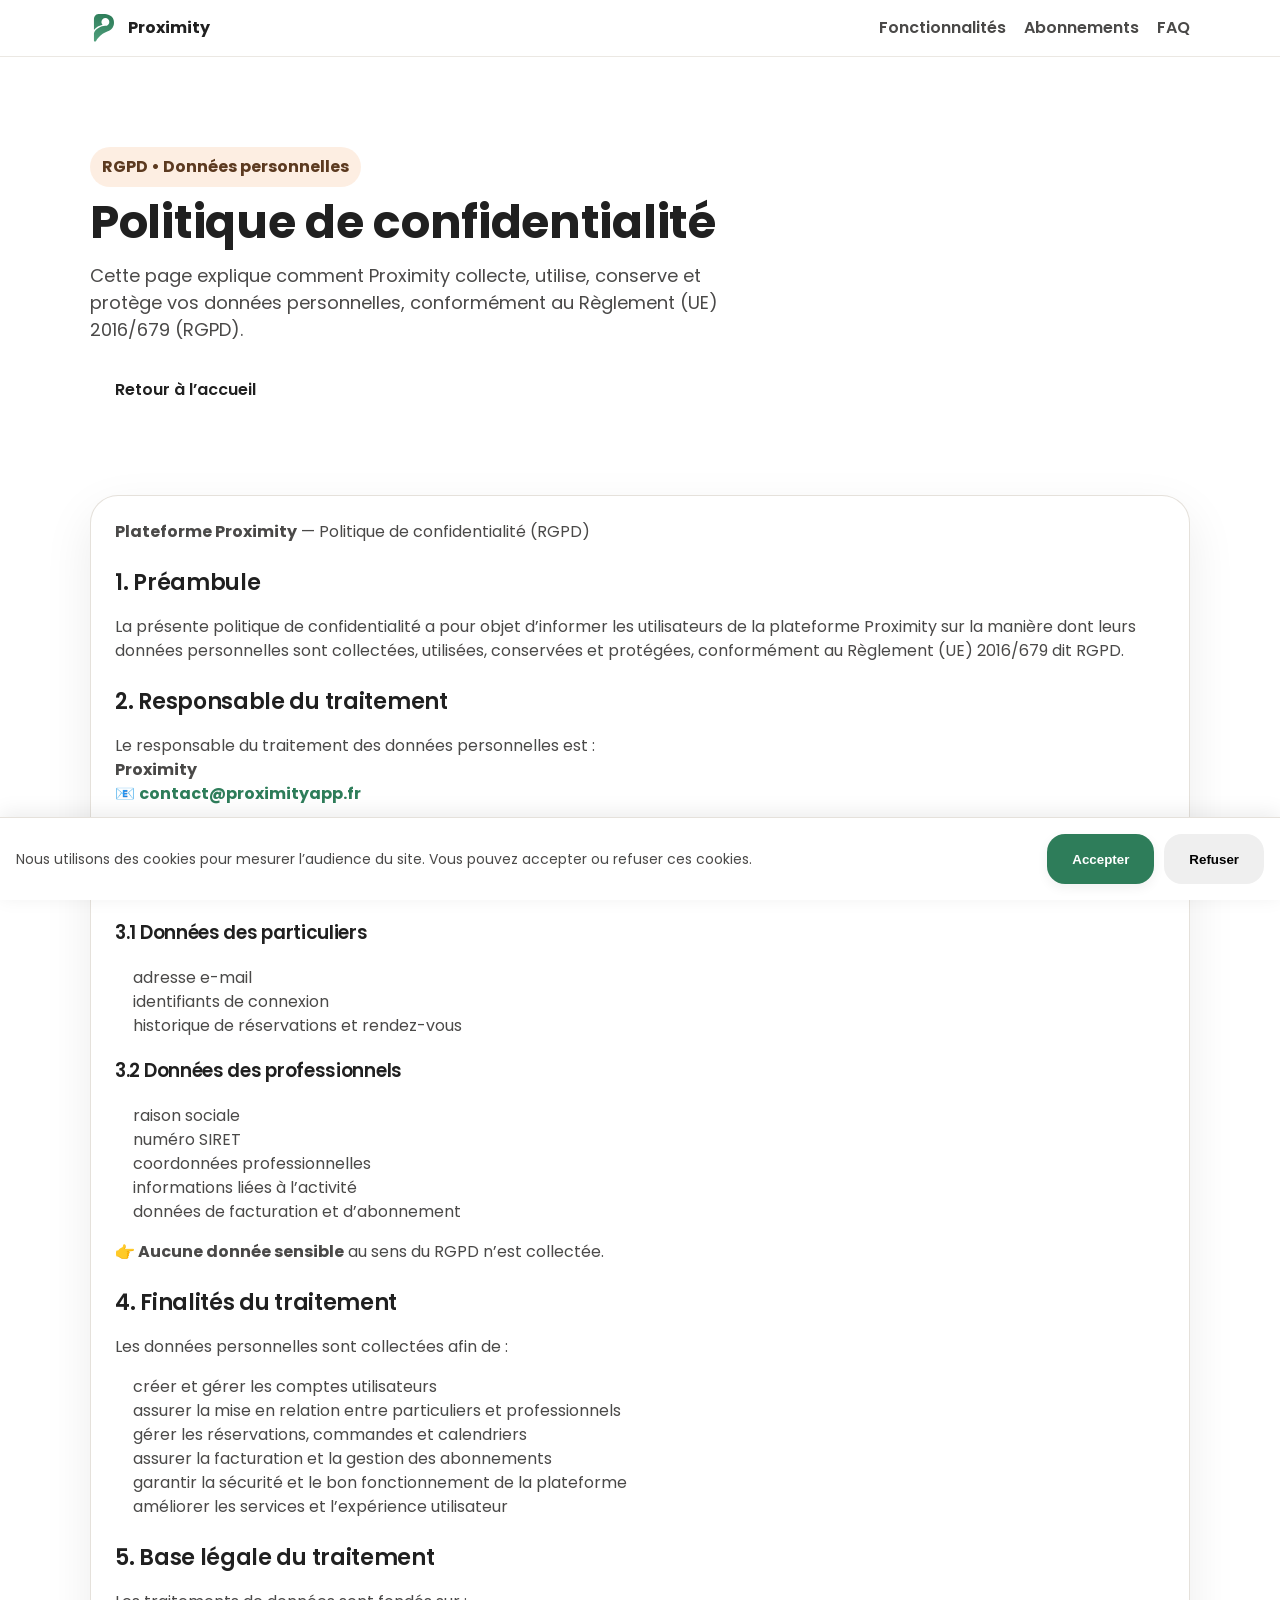
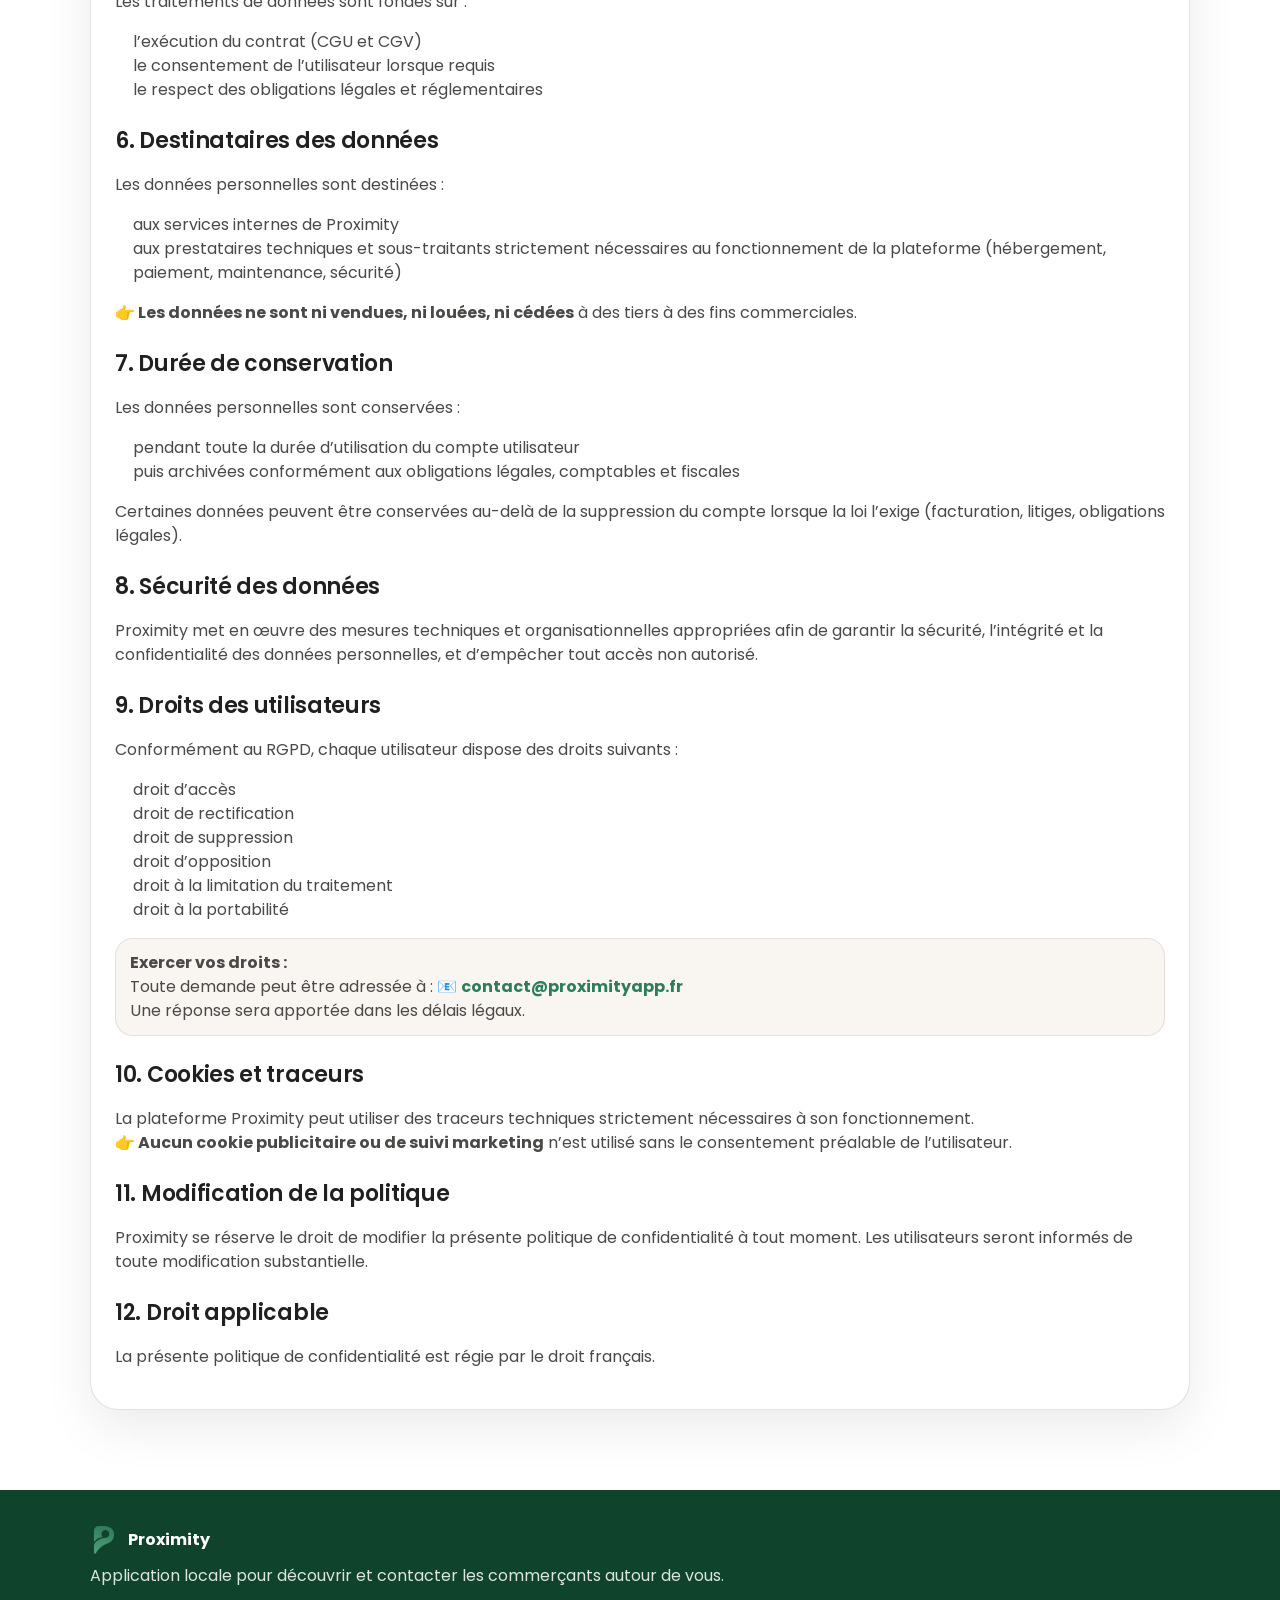
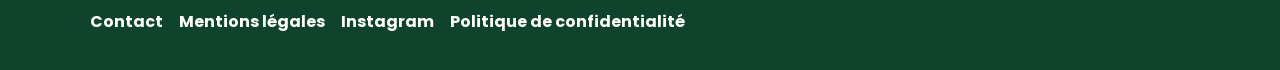
<file: politique-confidentialite.html>
<!doctype html>
<html lang="fr">
  <head>
    <meta charset="UTF-8" />
    <meta name="viewport" content="width=device-width, initial-scale=1.0" />
    <title>Proximity — Politique de confidentialité</title>
    <meta
      name="description"
      content="Politique de confidentialité Proximity (RGPD) : données collectées, finalités, durée de conservation, droits des utilisateurs."
    />

    

    <!-- Font -->
    <link rel="preconnect" href="https://fonts.googleapis.com" />
    <link rel="preconnect" href="https://fonts.gstatic.com" crossorigin />
    <link
      href="https://fonts.googleapis.com/css2?family=Poppins:wght@400;500;600;700&display=swap"
      rel="stylesheet"
    />

    <!-- CSS global -->
    <link rel="stylesheet" href="./style.css" />

    <!-- Mini CSS local (optionnel mais conseillé) -->
    <style>
      .legal {
        background: #fff;
        border: 1px solid rgba(227,222,216,.9);
        border-radius: 28px;
        box-shadow: 0 18px 50px rgba(0,0,0,.08);
        padding: 24px;
      }
      .legal h1 { margin-bottom: 8px; }
      .legal .updated { color: var(--text2); margin: 0 0 18px; }
      .legal h2 { font-size: 22px; margin-top: 22px; }
      .legal p, .legal li { color: var(--text2); }
      .legal ul { margin: 10px 0 0; padding-left: 18px; }
      .legal .contact {
        margin-top: 16px;
        padding: 12px 14px;
        border-radius: 18px;
        background: rgba(248,244,239,.8);
        border: 1px solid rgba(227,222,216,.9);
        color: var(--text2);
      }
      .legal a { color: var(--green); font-weight: 700; text-decoration: none; }
      .legal a:hover { opacity: .9; }
    </style>
  </head>

  <body>
    <!-- Header -->
    <header class="header">
      <div class="container header__inner">
        <a class="brand" href="./index.html">
          <img
            src="./assets/images/logo.svg"
            alt="Logo Proximity"
            class="brand__logo"
          />
          <span class="brand__name">Proximity</span>
        </a>
    
        <button class="burger" id="burger-button" aria-label="Ouvrir le menu" aria-expanded="false">
          <span></span>
          <span></span>
          <span></span>
        </button>
    
        <nav class="nav" id="mobile-nav">
          <a href="./index.html#features">Fonctionnalités</a>
          <a href="./abonnements.html">Abonnements</a>
          <a href="./faq.html">FAQ</a>
        </nav>
      </div>
    </header>

    <main>
      <!-- Hero simple -->
      <section class="hero">
        <div class="hero__bg"></div>
        <div class="container hero__inner">
          <div class="hero__content">
            <p class="pill">RGPD • Données personnelles</p>
            <h1>Politique de confidentialité</h1>
            <p class="lead">
              Cette page explique comment Proximity collecte, utilise, conserve et protège vos données personnelles,
              conformément au Règlement (UE) 2016/679 (RGPD).
            </p>
            <div class="hero__actions">
              <a class="btn btn--secondary" href="./index.html">Retour à l’accueil</a>
            </div>
          </div>
          <div class="hero__mock" aria-hidden="true"></div>
        </div>
      </section>

      <!-- Contenu -->
      <section class="section">
        <div class="container">
          <article class="legal">
            <p class="updated"><strong>Plateforme Proximity</strong> — Politique de confidentialité (RGPD)</p>

            <h2>1. Préambule</h2>
            <p>
              La présente politique de confidentialité a pour objet d’informer les utilisateurs de la plateforme Proximity
              sur la manière dont leurs données personnelles sont collectées, utilisées, conservées et protégées,
              conformément au Règlement (UE) 2016/679 dit RGPD.
            </p>

            <h2>2. Responsable du traitement</h2>
            <p>
              Le responsable du traitement des données personnelles est :
              <br />
              <strong>Proximity</strong>
              <br />
              📧 <a href="mailto:contact@proximityapp.fr">contact@proximityapp.fr</a>
            </p>

            <h2>3. Données personnelles collectées</h2>
            <p>Proximity collecte uniquement les données strictement nécessaires au bon fonctionnement de la plateforme.</p>

            <h3>3.1 Données des particuliers</h3>
            <ul>
              <li>adresse e-mail</li>
              <li>identifiants de connexion</li>
              <li>historique de réservations et rendez-vous</li>
            </ul>

            <h3>3.2 Données des professionnels</h3>
            <ul>
              <li>raison sociale</li>
              <li>numéro SIRET</li>
              <li>coordonnées professionnelles</li>
              <li>informations liées à l’activité</li>
              <li>données de facturation et d’abonnement</li>
            </ul>

            <p><strong>👉 Aucune donnée sensible</strong> au sens du RGPD n’est collectée.</p>

            <h2>4. Finalités du traitement</h2>
            <p>Les données personnelles sont collectées afin de :</p>
            <ul>
              <li>créer et gérer les comptes utilisateurs</li>
              <li>assurer la mise en relation entre particuliers et professionnels</li>
              <li>gérer les réservations, commandes et calendriers</li>
              <li>assurer la facturation et la gestion des abonnements</li>
              <li>garantir la sécurité et le bon fonctionnement de la plateforme</li>
              <li>améliorer les services et l’expérience utilisateur</li>
            </ul>

            <h2>5. Base légale du traitement</h2>
            <p>Les traitements de données sont fondés sur :</p>
            <ul>
              <li>l’exécution du contrat (CGU et CGV)</li>
              <li>le consentement de l’utilisateur lorsque requis</li>
              <li>le respect des obligations légales et réglementaires</li>
            </ul>

            <h2>6. Destinataires des données</h2>
            <p>Les données personnelles sont destinées :</p>
            <ul>
              <li>aux services internes de Proximity</li>
              <li>
                aux prestataires techniques et sous-traitants strictement nécessaires au fonctionnement de la plateforme
                (hébergement, paiement, maintenance, sécurité)
              </li>
            </ul>
            <p><strong>👉 Les données ne sont ni vendues, ni louées, ni cédées</strong> à des tiers à des fins commerciales.</p>

            <h2>7. Durée de conservation</h2>
            <p>Les données personnelles sont conservées :</p>
            <ul>
              <li>pendant toute la durée d’utilisation du compte utilisateur</li>
              <li>puis archivées conformément aux obligations légales, comptables et fiscales</li>
            </ul>
            <p>
              Certaines données peuvent être conservées au-delà de la suppression du compte lorsque la loi l’exige
              (facturation, litiges, obligations légales).
            </p>

            <h2>8. Sécurité des données</h2>
            <p>
              Proximity met en œuvre des mesures techniques et organisationnelles appropriées afin de garantir la sécurité,
              l’intégrité et la confidentialité des données personnelles, et d’empêcher tout accès non autorisé.
            </p>

            <h2>9. Droits des utilisateurs</h2>
            <p>Conformément au RGPD, chaque utilisateur dispose des droits suivants :</p>
            <ul>
              <li>droit d’accès</li>
              <li>droit de rectification</li>
              <li>droit de suppression</li>
              <li>droit d’opposition</li>
              <li>droit à la limitation du traitement</li>
              <li>droit à la portabilité</li>
            </ul>

            <div class="contact">
              <strong>Exercer vos droits :</strong><br />
              Toute demande peut être adressée à : 📧
              <a href="mailto:contact@proximityapp.fr">contact@proximityapp.fr</a><br />
              Une réponse sera apportée dans les délais légaux.
            </div>

            <h2>10. Cookies et traceurs</h2>
            <p>
              La plateforme Proximity peut utiliser des traceurs techniques strictement nécessaires à son fonctionnement.
              <br />
              <strong>👉 Aucun cookie publicitaire ou de suivi marketing</strong> n’est utilisé sans le consentement préalable de l’utilisateur.
            </p>

            <h2>11. Modification de la politique</h2>
            <p>
              Proximity se réserve le droit de modifier la présente politique de confidentialité à tout moment.
              Les utilisateurs seront informés de toute modification substantielle.
            </p>

            <h2>12. Droit applicable</h2>
            <p>La présente politique de confidentialité est régie par le droit français.</p>
          </article>
        </div>
      </section>

      <!-- Footer -->
      <footer class="footer">
        <div class="container footer__inner">
          <div class="footer__brand">
            <div class="brand brand--footer">
              <img src="./assets/images/logo.svg" alt="Proximity" class="brand__logo" />
              <span class="brand__name">Proximity</span>
            </div>
            <p class="footer__text">
              Application locale pour découvrir et contacter les commerçants autour de vous.
            </p>
          </div>

          <div class="footer__links">
            <a href="mailto:contact@proximityapp.fr">Contact</a>
            <a href="./mentions-legales.html">Mentions légales</a>
            <a href="https://www.instagram.com/proximity_appli/">Instagram</a>
            <a href="./politique-confidentialite.html">Politique de confidentialité</a>
          </div>
        </div>
      </footer>
    </main>
    <!-- Cookie Banner -->
<div id="cookie-banner" class="cookie-banner">
  <p>
    Nous utilisons des cookies pour mesurer l’audience du site.
    Vous pouvez accepter ou refuser ces cookies.
  </p>
  <div class="cookie-actions">
    <button id="accept-cookies" class="btn btn--primary">Accepter</button>
    <button id="reject-cookies" class="btn btn--secondary">Refuser</button>
  </div>
</div>

<script>
  const GA_ID = "G-3DR1FRPE4X"; // <-- Mets ton vrai ID ici

  function loadAnalytics() {
    const script1 = document.createElement("script");
    script1.async = true;
    script1.src = `https://www.googletagmanager.com/gtag/js?id=${GA_ID}`;
    document.head.appendChild(script1);

    const script2 = document.createElement("script");
    script2.innerHTML = `
      window.dataLayer = window.dataLayer || [];
      function gtag(){dataLayer.push(arguments);}
      gtag('js', new Date());
      gtag('config', '${GA_ID}');
    `;
    document.head.appendChild(script2);
  }

  const banner = document.getElementById("cookie-banner");
  const acceptBtn = document.getElementById("accept-cookies");
  const rejectBtn = document.getElementById("reject-cookies");

  const consent = localStorage.getItem("cookie-consent");

  if (consent === "accepted") {
    loadAnalytics();
    banner.style.display = "none";
  } else if (consent === "rejected") {
    banner.style.display = "none";
  }

  acceptBtn.addEventListener("click", () => {
    localStorage.setItem("cookie-consent", "accepted");
    loadAnalytics();
    banner.style.display = "none";
  });

  rejectBtn.addEventListener("click", () => {
    localStorage.setItem("cookie-consent", "rejected");
    banner.style.display = "none";
  });
</script>
<script>
  const burgerButton = document.getElementById("burger-button");
  const mobileNav = document.getElementById("mobile-nav");

  burgerButton.addEventListener("click", () => {
    mobileNav.classList.toggle("nav--open");

    const isOpen = mobileNav.classList.contains("nav--open");
    burgerButton.setAttribute("aria-expanded", isOpen);
  });
</script>
  </body>
</html>
</file>
<file: index.css>
/* =========================================================
   PROXIMITY — INDEX.CSS
   Styles globaux + page d'accueil
========================================================= */


/* =========================================================
   VARIABLES
========================================================= */

:root {
  --green: #2e7d5a;
  --green-dark: #123f3e;
  --green-deep: #0f432b;
  --green-soft: #e9f4ed;

  --orange: #f4a261;
  --terra: #e76f51;

  --beige: #f8f4ef;
  --cream: #fff9f3;
  --warm-bg: #fdf7f3;

  --text: #202020;
  --text2: #4a4948;
  --label: #8a7f76;
  --placeholder: #a79f97;

  --border: #e3ded8;

  --shadow: 0 4px 12px rgba(0, 0, 0, 0.06);
  --shadow-lg: 0 18px 50px rgba(0, 0, 0, 0.08);

  --radius-lg: 24px;
  --radius-md: 18px;
}


/* =========================================================
   RESET / GLOBAL
========================================================= */

* {
  box-sizing: border-box;
}

html {
  margin: 0;
  padding: 0;
  scroll-behavior: smooth;
}

body {
  margin: 0;
  padding: 0;

  font-family: "Poppins", sans-serif;

  color: var(--text);
  line-height: 1.5;

  background: #ffffff;
}

img {
  max-width: 100%;
}

a {
  color: inherit;
}

button,
input {
  font: inherit;
}

.container {
  width: min(1100px, 92%);
  margin: 0 auto;
}


/* =========================================================
   TYPOGRAPHY
========================================================= */

h1,
h2,
h3 {
  letter-spacing: -0.3px;
}

h1 {
  margin: 0;

  font-weight: 700;
}

h2 {
  margin: 0 0 8px;

  color: var(--green-dark);

  font-size: 30px;
  font-weight: 600;
}

h3 {
  font-weight: 600;
}

p {
  margin-top: 0;
}

ul {
  margin: 0;
  padding: 0;
}

li {
  list-style: none;
}

.muted {
  margin: 0;

  color: var(--text2);
}


/* =========================================================
   HEADER
========================================================= */

.header {
  position: sticky;

  top: 0;

  z-index: 1000;

  background:
    rgba(255, 255, 255, 0.9);

  backdrop-filter: blur(10px);
  -webkit-backdrop-filter: blur(10px);

  border-bottom:
    1px solid rgba(227, 222, 216, 0.7);
}

.header__inner {
  position: relative;

  display: flex;

  align-items: center;
  justify-content: space-between;

  padding: 14px 0;
}

.brand {
  display: flex;

  align-items: center;

  gap: 10px;

  text-decoration: none;
}

.brand__logo {
  display: block;

  width: 28px;
  height: 28px;
}

.brand__name {
  color: var(--green-dark);

  font-weight: 700;
}

.nav {
  display: flex;

  align-items: center;

  gap: 18px;
}

.nav a {
  color: var(--text2);

  font-weight: 600;

  text-decoration: none;

  transition:
    color 0.2s ease;
}

.nav a:hover {
  color: var(--green);
}


/* =========================================================
   BURGER
========================================================= */

.burger {
  display: none;

  width: 32px;
  height: 24px;

  padding: 0;

  border: none;

  background: none;

  cursor: pointer;

  flex-direction: column;
  justify-content: space-between;
}

.burger span {
  display: block;

  width: 100%;
  height: 3px;

  border-radius: 999px;

  background: var(--green-dark);
}


/* =========================================================
   BUTTONS
========================================================= */

.btn {
  display: inline-flex;

  align-items: center;
  justify-content: center;

  min-height: 50px;

  padding: 0 24px;

  border:
    1px solid transparent;

  border-radius: var(--radius-md);

  font-weight: 600;

  text-decoration: none;

  cursor: pointer;

  transition:
    transform 0.2s ease,
    filter 0.2s ease,
    background 0.2s ease,
    border-color 0.2s ease;
}

.btn--primary {
  background: var(--green);

  color: #ffffff;

  box-shadow: var(--shadow);
}

.btn--primary:hover {
  background: #276e4f;

  transform: translateY(-1px);
}

.btn--secondary {
  background: #ffffff;

  color: var(--green);

  border-color: var(--green);
}

.btn--secondary:hover {
  background: var(--green-soft);
}


/* =========================================================
   HERO
========================================================= */

.hero {
  position: relative;

  overflow: hidden;

  padding: 65px 0 75px;

  background:
    radial-gradient(
      circle at 86% 30%,
      rgba(248, 203, 166, 0.42),
      transparent 34%
    ),
    linear-gradient(
      120deg,
      #ffffff 0%,
      #fffaf5 58%,
      #fdf0e5 100%
    );
}

.hero__inner {
  position: relative;

  display: grid;

  grid-template-columns:
    minmax(0, 1.04fr)
    minmax(0, 0.96fr);

  align-items: center;

  gap: 35px;

  min-height: 560px;
}


/* =========================================================
   HERO — CONTENU
========================================================= */

.hero__content {
  position: relative;

  z-index: 3;

  max-width: 650px;
}

.hero__badge {
  display: flex;

  align-items: center;

  gap: 9px;

  width: fit-content;

  margin: 0 0 24px;

  padding: 9px 16px;

  border-radius: 999px;

  background: var(--green-soft);

  color: #165b4b;

  font-size: 14px;
  font-weight: 600;
}

.hero__badge span {
  display: block;

  width: 7px;
  height: 7px;

  flex-shrink: 0;

  border-radius: 50%;

  background: #168667;
}

.hero h1 {
  max-width: 700px;

  color: var(--green-dark);

  font-size:
    clamp(34px, 3.8vw, 52px);

  line-height: 1.08;

  letter-spacing: -1.8px;
}

.hero__lead {
  max-width: 610px;

  margin: 28px 0 0;

  color: #465b59;

  font-size: 18px;
  line-height: 1.7;
}


/* =========================================================
   HERO — STORES
========================================================= */

.hero__stores {
  display: flex;

  align-items: center;
  flex-wrap: wrap;

  gap: 14px;

  margin-top: 30px;
}

.store-button {
  display: block;

  line-height: 0;

  transition:
    transform 0.2s ease,
    opacity 0.2s ease;
}

.store-button:hover {
  transform: translateY(-2px);

  opacity: 0.9;
}

.store-button img {
  display: block;

  width: auto;
  height: 52px;
}


/* =========================================================
   HERO — TRUST
========================================================= */

.hero__trust {
  display: flex;

  flex-wrap: wrap;
  align-items: center;

  gap: 22px;

  margin-top: 34px;
}

.hero__trust-item {
  display: flex;

  align-items: center;

  gap: 8px;

  color: #294846;

  font-size: 13px;
  font-weight: 500;
}

.hero__trust-item span {
  font-size: 18px;
}


/* =========================================================
   HERO — VISUEL
========================================================= */

.hero__visual {
  position: relative;

  display: flex;

  align-items: center;
  justify-content: center;

  min-width: 0;
  min-height: 520px;
}

.hero__phone {
  position: relative;

  z-index: 2;

  display: block;

  width: 125%;
  max-width: 720px;

  height: auto;

  object-fit: contain;
}


/* =========================================================
   SECTIONS
========================================================= */

.section {
  padding: 64px 0;
}

.section__head {
  margin-bottom: 28px;
}

.section__head h2 {
  color: var(--green-dark);
}


/* =========================================================
   FEATURES
========================================================= */

#features .section__head {
  text-align: center;
}

.grid {
  display: grid;

  grid-template-columns:
    repeat(4, 1fr);

  gap: 16px;
}

.card {
  padding: 22px 18px;

  text-align: center;

  background: #ffffff;

  border:
    1px solid rgba(227, 222, 216, 0.9);

  border-radius: var(--radius-lg);

  box-shadow: var(--shadow);
}

.icon {
  font-size: 25px;
}

.card h3 {
  margin: 10px 0 6px;

  color: var(--green-dark);
}

.card p {
  margin: 0;

  color: var(--text2);

  font-size: 15px;
  line-height: 1.6;
}


/* =========================================================
   PARCOURS COMMERÇANT
========================================================= */

.section--journey {
  padding: 72px 0 80px;

  background:
    radial-gradient(
      circle at 15% 20%,
      rgba(244, 162, 97, 0.11),
      transparent 26%
    ),
    radial-gradient(
      circle at 85% 80%,
      rgba(46, 125, 90, 0.07),
      transparent 30%
    ),
    linear-gradient(
      180deg,
      #fffaf6 0%,
      #fdf7f2 100%
    );
}


/* JOURNEY — HEADER */

.journey__head {
  max-width: 760px;

  margin: 0 auto 36px;

  text-align: center;
}

.journey__head h2 {
  margin: 0 0 10px;

  color: var(--green-dark);

  font-size:
    clamp(30px, 3vw, 40px);

  font-weight: 700;

  line-height: 1.2;
}

.journey__head .muted {
  max-width: 650px;

  margin: 0 auto;

  color: #65736f;

  font-size: 16px;
  line-height: 1.6;
}


/* JOURNEY — GRID */

.journey {
  display: grid;

  grid-template-columns:
    repeat(2, minmax(0, 1fr));

  gap: 24px;

  align-items: stretch;
}


/* JOURNEY — CARD */

.journey__card {
  display: grid;

  grid-template-columns:
    34% 1fr;

  min-height: 220px;

  overflow: hidden;

  background:
    rgba(255, 255, 255, 0.97);

  border:
    1px solid rgba(46, 125, 90, 0.08);

  border-radius: 24px;

  box-shadow:
    0 10px 30px rgba(18, 63, 62, 0.055);

  transition:
    transform 0.25s ease,
    box-shadow 0.25s ease;
}

.journey__card:hover {
  transform: translateY(-3px);

  box-shadow:
    0 16px 38px rgba(18, 63, 62, 0.08);
}


/* JOURNEY — IMAGE */

.journey__media {
  position: relative;

  width: 100%;
  height: 100%;

  min-height: 220px;

  overflow: hidden;
}

.journey__media img {
  display: block;

  width: 100%;
  height: 100%;

  object-fit: cover;

  transition:
    transform 0.4s ease;
}

.journey__card:hover .journey__media img {
  transform: scale(1.025);
}


/* JOURNEY — CONTENT */

.journey__content {
  display: flex;

  flex-direction: column;

  justify-content: center;

  padding: 28px 30px;
}

.journey__step {
  margin: 0 0 9px;

  color: var(--green);

  font-size: 12px;
  font-weight: 700;

  letter-spacing: 1.5px;

  text-transform: uppercase;
}

.journey__content h3 {
  margin: 0 0 12px;

  color: var(--green-dark);

  font-size: 20px;
  font-weight: 700;

  line-height: 1.3;
}

.journey__content > p:last-child {
  margin: 0;

  color: #5b6864;

  font-size: 14px;
  line-height: 1.7;
}


/* =========================================================
   DOWNLOAD CTA
========================================================= */

.section--download {
  padding: 55px 0;
}

.download-banner {
  display: grid;

  grid-template-columns:
    340px
    1fr
    250px;

  align-items: center;

  gap: 28px;

  min-height: 360px;

  padding: 24px 40px;

  overflow: hidden;

  border-radius: 30px;

  background:
    linear-gradient(
      110deg,
      #dce9dc 0%,
      #e7f0e5 55%,
      #d5e4d5 100%
    );

  box-shadow:
    0 18px 50px rgba(18, 63, 62, 0.08);
}


/* =========================================================
   DOWNLOAD — VISUEL
========================================================= */

.download-banner__visual {
  display: flex;

  align-items: flex-end;
  justify-content: center;

  align-self: stretch;
}

.download-banner__image {
  display: block;

  width: 100%;
  max-width: 330px;

  height: auto;

  margin-bottom: -35px;

  object-fit: contain;
}


/* =========================================================
   DOWNLOAD — CONTENU
========================================================= */

.download-banner__content h2 {
  margin: 0 0 12px;

  color: var(--green-dark);

  font-size: 34px;
  font-weight: 700;
}

.download-banner__content p {
  margin: 0 0 20px;

  color: #355c50;

  font-size: 16px;
  line-height: 1.55;
}


/* =========================================================
   DOWNLOAD — BOUTON
========================================================= */

.btn--download {
  min-width: 260px;

  gap: 10px;

  border-radius: 999px;

  background: var(--green);

  color: #ffffff;

  box-shadow:
    0 10px 24px rgba(46, 125, 90, 0.18);
}

.btn--download:hover {
  background: #276e4f;

  transform: translateY(-2px);
}


/* =========================================================
   DOWNLOAD — STORES
========================================================= */

.download-banner__stores {
  display: flex;

  align-items: center;

  gap: 12px;

  margin-top: 14px;
}

.download-banner__stores img {
  display: block;

  width: auto;
  height: 48px;
}


/* =========================================================
   DOWNLOAD — ANNOTATION
========================================================= */

.download-banner__annotation {
  display: flex;

  align-items: center;
  justify-content: center;

  padding-top: 30px;

  text-align: center;

  transform: rotate(-6deg);
}

.download-banner__annotation p {
  margin: 0;

  color: #12695c;

  font-size: 20px;
  font-weight: 600;

  line-height: 1.4;
}


/* =========================================================
   FAQ
========================================================= */

#faq .section__head {
  text-align: center;
}

.faq {
  display: flex;

  flex-direction: column;

  gap: 12px;

  max-width: 850px;

  margin: 0 auto;
}

.faq__item {
  padding: 15px 17px;

  background: #ffffff;

  border:
    1px solid rgba(227, 222, 216, 0.9);

  border-radius: 18px;

  box-shadow: var(--shadow);
}

.faq__item summary {
  color: var(--green-dark);

  font-weight: 700;

  cursor: pointer;
}

.faq__item p {
  margin: 10px 0 0;

  color: var(--text2);

  line-height: 1.65;
}

.faq__item a {
  color: var(--green);

  font-weight: 600;

  text-decoration: none;
}

.faq__item a:hover {
  text-decoration: underline;
}

.faq__more {
  display: flex;

  justify-content: center;

  margin-top: 28px;
}


/* =========================================================
   FOOTER
========================================================= */

.footer {
  margin-top: 24px;

  padding: 36px 0;

  color:
    rgba(255, 255, 255, 0.92);

  background: var(--green-deep);
}

.footer__inner {
  display: flex;

  align-items: flex-start;
  justify-content: space-between;

  flex-wrap: wrap;

  gap: 22px;
}

.brand--footer .brand__name {
  color: #ffffff;
}

.footer__text {
  max-width: 410px;

  margin: 10px 0 0;

  color:
    rgba(255, 255, 255, 0.82);
}

.footer__links {
  display: flex;

  align-items: flex-start;
  flex-wrap: wrap;

  gap: 16px;
}

.footer__links a {
  color: #ffffff;

  font-weight: 600;

  text-decoration: none;
}

.footer__links a:hover {
  opacity: 0.85;
}


/* =========================================================
   COOKIE BANNER
========================================================= */

.cookie-banner {
  position: fixed;

  right: 0;
  bottom: 0;
  left: 0;

  z-index: 9999;

  display: flex;

  align-items: center;
  justify-content: space-between;

  gap: 20px;

  padding: 16px;

  background: #ffffff;

  border-top:
    1px solid rgba(227, 222, 216, 0.9);

  box-shadow:
    0 -4px 20px rgba(0, 0, 0, 0.08);
}

.cookie-banner p {
  margin: 0;

  color: var(--text2);

  font-size: 14px;
}

.cookie-actions {
  display: flex;

  flex-shrink: 0;

  gap: 10px;
}


/* =========================================================
   UTILS
========================================================= */

.hidden {
  display: none !important;
}


/* =========================================================
   TABLETTE
========================================================= */

@media (max-width: 980px) {

  /* HERO */

  .hero {
    padding: 50px 0 65px;
  }

  .hero__inner {
    grid-template-columns: 1fr;

    gap: 30px;

    min-height: auto;

    text-align: center;
  }

  .hero__content {
    margin: 0 auto;
  }

  .hero__badge {
    margin-right: auto;
    margin-left: auto;
  }

  .hero__lead {
    margin-right: auto;
    margin-left: auto;
  }

  .hero__stores {
    justify-content: center;
  }

  .hero__trust {
    justify-content: center;
  }

  .hero__visual {
    min-height: auto;

    margin-top: 5px;
  }

  .hero__phone {
    width: 100%;
    max-width: 620px;
  }


  /* FEATURES */

  .grid {
    grid-template-columns:
      repeat(2, 1fr);
  }


  /* JOURNEY */

  .journey {
    grid-template-columns: 1fr;

    max-width: 720px;

    margin: 0 auto;

    gap: 24px;
  }

  .journey__card {
    grid-template-columns:
      32% 1fr;

    min-height: 210px;
  }

  .journey__media {
    min-height: 210px;
  }


  /* DOWNLOAD */

  .download-banner {
    grid-template-columns:
      220px
      1fr;
  }

  .download-banner__annotation {
    display: none;
  }

  .download-banner__image {
    max-width: 210px;
  }
}


/* =========================================================
   MENU MOBILE
========================================================= */

@media (max-width: 650px) {

  .burger {
    display: flex;
  }

  .nav {
    position: absolute;

    top: calc(100% + 8px);
    right: 0;

    display: none;

    width:
      min(250px, 90vw);

    padding: 16px;

    flex-direction: column;
    align-items: stretch;

    gap: 6px;

    background:
      rgba(255, 255, 255, 0.98);

    backdrop-filter: blur(10px);
    -webkit-backdrop-filter: blur(10px);

    border:
      1px solid rgba(227, 222, 216, 0.9);

    border-radius: 18px;

    box-shadow:
      0 18px 50px rgba(0, 0, 0, 0.08);
  }

  .nav.nav--open {
    display: flex;
  }

  .nav a {
    padding: 9px 10px;

    color: var(--text);

    border-radius: 10px;
  }

  .nav a:hover {
    background: var(--beige);
  }
}


/* =========================================================
   MOBILE
========================================================= */

@media (max-width: 600px) {

  .container {
    width:
      min(92%, 540px);
  }


  /* HERO */

  .hero {
    padding: 38px 0 48px;
  }

  .hero__inner {
    gap: 20px;
  }

  .hero h1 {
    font-size: 32px;

    line-height: 1.08;

    letter-spacing: -1.1px;
  }

  .hero__lead {
    margin-top: 20px;

    font-size: 16px;
    line-height: 1.6;
  }

  .hero__stores {
    margin-top: 24px;
  }

  .store-button img {
    height: 48px;
  }

  .hero__trust {
    gap: 12px 18px;

    margin-top: 26px;
  }

  .hero__visual {
    width: 100%;

    margin-top: 5px;
  }

  .hero__phone {
    width: 112%;
    max-width: 500px;
  }


  /* SECTIONS */

  .section {
    padding: 50px 0;
  }


  /* JOURNEY */

  .section--journey {
    padding: 55px 0;
  }

  .journey__head {
    margin-bottom: 30px;
  }

  .journey__head h2 {
    font-size: 29px;
  }

  .journey__head .muted {
    font-size: 15px;
  }

  .journey {
    gap: 18px;
  }

  .journey__card {
    grid-template-columns: 1fr;

    min-height: 0;

    border-radius: 22px;
  }

  .journey__media {
    height: 210px;
    min-height: 0;
  }

  .journey__content {
    padding: 24px 22px 26px;
  }

  .journey__content h3 {
    font-size: 20px;
  }

  .journey__content > p:last-child {
    font-size: 14px;
  }


  /* DOWNLOAD */

  .download-banner {
    grid-template-columns: 1fr;

    gap: 20px;

    padding: 28px 22px 0;

    text-align: center;
  }

  .download-banner__content {
    order: 1;
  }

  .download-banner__visual {
    order: 2;
  }

  .download-banner__stores {
    justify-content: center;
  }

  .download-banner__image {
    max-width: 230px;

    margin-bottom: -25px;
  }

  .download-banner__content h2 {
    font-size: 27px;
  }

  .download-banner__content p {
    font-size: 14px;
  }


  /* COOKIE */

  .cookie-banner {
    flex-direction: column;

    align-items: flex-start;
  }
}


/* =========================================================
   PETITS MOBILES
========================================================= */

@media (max-width: 520px) {

  h2 {
    font-size: 26px;
  }

  .grid {
    grid-template-columns: 1fr;
  }

  .journey__media {
    height: 195px;
  }

  .journey__content {
    padding: 22px 20px 24px;
  }

  .cookie-actions {
    width: 100%;
  }

  .cookie-actions .btn {
    flex: 1;
  }
}


/* =========================================================
   TRÈS PETITS MOBILES
========================================================= */

@media (max-width: 430px) {

  .hero {
    padding-top: 30px;
  }

  .hero h1 {
    font-size: 30px;

    letter-spacing: -0.9px;
  }

  .hero__badge {
    padding: 8px 13px;

    font-size: 13px;
  }

  .hero__stores {
    gap: 10px;
  }

  .store-button img {
    height: 44px;
  }

  .hero__trust {
    flex-direction: column;

    align-items: center;
  }

  .hero__phone {
    width: 118%;
  }

  .journey__media {
    height: 185px;
  }

  .download-banner {
    padding-right: 18px;
    padding-left: 18px;
  }

  .download-banner__stores {
    flex-direction: column;
  }

  .download-banner__stores img {
    height: 46px;
  }

  .footer__inner {
    flex-direction: column;
  }

  .footer__links {
    flex-direction: column;

    gap: 10px;
  }
}
</file>
<file: abonnements.css>
/* =========================================================
   PROXIMITY — ABONNEMENTS.CSS
   Styles globaux + page abonnements
========================================================= */


/* =========================================================
   VARIABLES
========================================================= */

:root {
  --green: #2e7d5a;
  --green-dark: #123f3e;
  --green-deep: #0f432b;
  --green-soft: #e9f4ed;
  --green-pale: #f2f8f4;

  --orange: #f4a261;
  --terra: #e76f51;

  --beige: #f8f4ef;
  --cream: #fff9f3;
  --warm-bg: #fdf7f3;

  --text: #202020;
  --text2: #4a4948;

  --border: #e3ded8;

  --shadow: 0 4px 12px rgba(0, 0, 0, 0.06);
  --shadow-lg: 0 18px 50px rgba(0, 0, 0, 0.08);

  --radius-lg: 24px;
  --radius-md: 18px;
}


/* =========================================================
   RESET / GLOBAL
========================================================= */

* {
  box-sizing: border-box;
}

html {
  margin: 0;
  padding: 0;

  scroll-behavior: smooth;
}

body {
  margin: 0;
  padding: 0;

  font-family: "Poppins", sans-serif;

  color: var(--text);
  line-height: 1.5;

  background:
    linear-gradient(
      180deg,
      #ffffff 0%,
      var(--warm-bg) 42%,
      #ffffff 100%
    );
}

img {
  max-width: 100%;
}

a {
  color: inherit;
}

button {
  font: inherit;
}

.container {
  width: min(1100px, 92%);
  margin: 0 auto;
}


/* =========================================================
   TYPOGRAPHY
========================================================= */

h1,
h2,
h3 {
  letter-spacing: -0.3px;
}

h1 {
  margin: 0;

  font-weight: 700;
}

h2 {
  margin: 0 0 8px;

  color: var(--green-dark);

  font-size: 30px;
  font-weight: 600;
}

h3 {
  font-weight: 600;
}

p {
  margin-top: 0;
}

ul {
  margin: 0;
  padding: 0;
}

li {
  list-style: none;
}

.muted {
  margin: 0;

  color: var(--text2);
}


/* =========================================================
   HEADER
========================================================= */

.header {
  position: sticky;

  top: 0;

  z-index: 1000;

  background: rgba(255, 255, 255, 0.92);

  backdrop-filter: blur(10px);
  -webkit-backdrop-filter: blur(10px);

  border-bottom:
    1px solid rgba(227, 222, 216, 0.7);
}

.header__inner {
  position: relative;

  display: flex;

  align-items: center;
  justify-content: space-between;

  padding: 14px 0;
}

.brand {
  display: flex;

  align-items: center;

  gap: 10px;

  text-decoration: none;
}

.brand__logo {
  display: block;

  width: 28px;
  height: 28px;
}

.brand__name {
  color: var(--green-dark);

  font-weight: 700;
}

.nav {
  display: flex;

  align-items: center;

  gap: 18px;
}

.nav a {
  color: var(--text2);

  font-weight: 600;

  text-decoration: none;

  transition:
    color 0.2s ease,
    opacity 0.2s ease;
}

.nav a:hover {
  color: var(--green);
}


/* =========================================================
   BURGER
========================================================= */

.burger {
  display: none;

  width: 32px;
  height: 24px;

  padding: 0;

  border: none;

  background: none;

  cursor: pointer;

  flex-direction: column;
  justify-content: space-between;
}

.burger span {
  display: block;

  width: 100%;
  height: 3px;

  border-radius: 999px;

  background: var(--green-dark);
}


/* =========================================================
   BUTTONS
========================================================= */

.btn {
  display: inline-flex;

  align-items: center;
  justify-content: center;

  min-height: 50px;

  padding: 0 24px;

  border: 1px solid transparent;
  border-radius: var(--radius-md);

  font-weight: 600;

  text-decoration: none;

  cursor: pointer;

  transition:
    transform 0.2s ease,
    background 0.2s ease,
    filter 0.2s ease,
    border-color 0.2s ease;
}

.btn--primary {
  background: var(--green);

  color: #ffffff;

  box-shadow: var(--shadow);
}

.btn--primary:hover {
  background: #276e4f;

  transform: translateY(-1px);
}

.btn--secondary {
  background: #ffffff;

  color: var(--green-dark);

  border-color:
    rgba(46, 125, 90, 0.22);
}

.btn--secondary:hover {
  background: var(--green-soft);

  border-color:
    rgba(46, 125, 90, 0.35);
}


/* =========================================================
   SECTIONS
========================================================= */

.section {
  padding: 56px 0;
}

.section__head {
  margin-bottom: 22px;
}


/* =========================================================
   PRICING SECTION
========================================================= */

.pricing-section {
  padding: 72px 0 82px;

  background:
    radial-gradient(
      circle at 50% 0%,
      rgba(244, 162, 97, 0.07),
      transparent 38%
    );
}

.pricing__head {
  max-width: 900px;

  margin: 0 auto 54px;

  text-align: center;
}

.pricing__eyebrow {
  display: inline-flex;

  align-items: center;
  justify-content: center;

  margin: 0 0 20px;

  padding: 8px 18px;

  border-radius: 999px;

  background: var(--green-soft);

  color: var(--green);

  font-size: 14px;
  font-weight: 700;

  letter-spacing: 1.8px;

  text-transform: uppercase;

  box-shadow:
    0 4px 16px rgba(46, 125, 90, 0.06);
}

.pricing__head h1 {
  color: var(--green-dark);

  font-size: clamp(42px, 5vw, 64px);

  line-height: 1.05;

  letter-spacing: -2px;
}

.pricing__intro {
  max-width: 760px;

  margin: 22px auto 0;

  color: #63706c;

  font-size: 19px;
  line-height: 1.6;
}


/* =========================================================
   PRICING GRID
========================================================= */

.pricing {
  display: grid;

  grid-template-columns:
    repeat(3, minmax(0, 1fr));

  gap: 24px;

  align-items: stretch;
}


/* =========================================================
   PLAN CARD
========================================================= */

.plan {
  position: relative;

  display: flex;
  flex-direction: column;

  min-height: 690px;

  padding: 34px 34px 28px;

  background: rgba(255, 255, 255, 0.98);

  border:
    1.5px solid rgba(46, 125, 90, 0.16);

  border-radius: 28px;

  box-shadow:
    0 12px 35px rgba(18, 63, 62, 0.055);
}

.plan--featured {
  border: 3px solid var(--green);

  box-shadow:
    0 20px 50px rgba(46, 125, 90, 0.12);

  transform: translateY(-8px);
}


/* =========================================================
   PLAN BADGE
========================================================= */

.plan__badge {
  position: absolute;

  top: -19px;
  left: 50%;

  transform: translateX(-50%);

  padding: 10px 26px;

  border-radius: 999px;

  background: var(--green);

  color: #ffffff;

  font-size: 14px;
  font-weight: 700;

  letter-spacing: 1px;

  text-transform: uppercase;

  white-space: nowrap;

  box-shadow:
    0 8px 20px rgba(46, 125, 90, 0.14);
}


/* =========================================================
   PLAN TOP
========================================================= */

.plan__top {
  min-height: 205px;
}

.plan__title {
  margin: 0 0 6px;

  color: var(--green-dark);

  font-size: 27px;
  font-weight: 700;

  line-height: 1.2;
}

.plan__subtitle {
  margin: 0;

  color: #75827d;

  font-size: 16px;
  line-height: 1.5;
}

.plan__price {
  display: flex;

  align-items: baseline;

  gap: 8px;

  margin-top: 42px;

  color: var(--green-dark);
}

.plan__price span {
  font-size: 44px;
  font-weight: 700;

  line-height: 1;
}

.plan__price small {
  color: #75827d;

  font-size: 16px;
  font-weight: 500;
}


/* =========================================================
   PLAN LIST
========================================================= */

.plan__list {
  margin: 0;
  padding: 0;

  border-top:
    1px solid rgba(46, 125, 90, 0.12);
}

.plan__list li {
  display: flex;

  align-items: flex-start;

  gap: 13px;

  padding: 17px 0;

  color: #43514d;

  font-size: 16px;
  line-height: 1.5;

  border-bottom:
    1px solid rgba(46, 125, 90, 0.1);
}

.plan__list li:last-child {
  border-bottom: none;
}

.plan__check {
  flex-shrink: 0;

  color: var(--green);

  font-size: 20px;
  font-weight: 700;

  line-height: 1.2;
}

.plan__list--strong {
  color: var(--green-dark) !important;
}

.plan__list--strong strong {
  font-weight: 700;
}


/* =========================================================
   PLAN CTA
========================================================= */

.plan__cta {
  width: 100%;

  min-height: 58px;

  margin-top: auto;

  border-radius: 999px;

  font-size: 16px;
  font-weight: 700;

  text-align: center;
}

.plan .btn--secondary {
  background: var(--green-soft);

  color: var(--green-dark);

  border-color: transparent;

  box-shadow: none;
}

.plan .btn--secondary:hover {
  background: #dcecdf;
}

.plan--featured .btn--primary {
  background: var(--green);

  color: #ffffff;

  box-shadow:
    0 10px 25px rgba(46, 125, 90, 0.2);
}

.plan--featured .btn--primary:hover {
  background: #276e4f;
}


/* =========================================================
   FAQ PRO
========================================================= */

#pro-faq {
  padding-top: 45px;

  background:
    linear-gradient(
      180deg,
      #ffffff 0%,
      #fbfdfb 100%
    );
}

#pro-faq .section__head {
  text-align: center;
}

#pro-faq .section__head h2 {
  color: var(--green-dark);
}

#pro-faq .faq {
  max-width: 850px;

  margin: 0 auto;
}

.faq {
  display: flex;

  flex-direction: column;

  gap: 12px;
}

.faq__item {
  padding: 15px 17px;

  background: #ffffff;

  border:
    1px solid rgba(46, 125, 90, 0.12);

  border-radius: 18px;

  box-shadow:
    0 6px 18px rgba(18, 63, 62, 0.045);
}

.faq__item summary {
  color: var(--green-dark);

  font-weight: 700;

  cursor: pointer;
}

.faq__item p {
  margin: 10px 0 0;

  color: var(--text2);
}


/* =========================================================
   FOOTER
========================================================= */

.footer {
  margin-top: 24px;

  padding: 36px 0;

  color:
    rgba(255, 255, 255, 0.92);

  background: var(--green-deep);
}

.footer__inner {
  display: flex;

  align-items: flex-start;
  justify-content: space-between;

  flex-wrap: wrap;

  gap: 22px;
}

.brand--footer .brand__name {
  color: #ffffff;
}

.footer__text {
  max-width: 410px;

  margin: 10px 0 0;

  color:
    rgba(255, 255, 255, 0.82);
}

.footer__links {
  display: flex;

  align-items: flex-start;
  flex-wrap: wrap;

  gap: 16px;
}

.footer__links a {
  color: #ffffff;

  font-weight: 600;

  text-decoration: none;
}

.footer__links a:hover {
  opacity: 0.85;
}


/* =========================================================
   COOKIE BANNER
========================================================= */

.cookie-banner {
  position: fixed;

  right: 0;
  bottom: 0;
  left: 0;

  z-index: 9999;

  display: flex;

  align-items: center;
  justify-content: space-between;

  gap: 20px;

  padding: 16px;

  background: #ffffff;

  border-top:
    1px solid rgba(46, 125, 90, 0.12);

  box-shadow:
    0 -4px 20px rgba(0, 0, 0, 0.08);
}

.cookie-banner p {
  margin: 0;

  color: var(--text2);

  font-size: 14px;
}

.cookie-actions {
  display: flex;

  flex-shrink: 0;

  gap: 10px;
}


/* =========================================================
   TABLETTE
========================================================= */

@media (max-width: 980px) {

  .pricing-section {
    padding: 60px 0 70px;
  }

  .pricing {
    grid-template-columns: 1fr;

    max-width: 650px;

    margin: 0 auto;

    gap: 30px;
  }

  .plan {
    min-height: auto;
  }

  .plan--featured {
    transform: none;
  }

  .plan__top {
    min-height: auto;
  }

  .plan__price {
    margin-top: 30px;
  }
}


/* =========================================================
   MENU MOBILE
========================================================= */

@media (max-width: 650px) {

  .burger {
    display: flex;
  }

  .nav {
    position: absolute;

    top: calc(100% + 8px);
    right: 0;

    display: none;

    width: min(250px, 90vw);

    padding: 16px;

    flex-direction: column;
    align-items: stretch;

    gap: 6px;

    background:
      rgba(255, 255, 255, 0.98);

    backdrop-filter: blur(10px);
    -webkit-backdrop-filter: blur(10px);

    border:
      1px solid rgba(46, 125, 90, 0.12);

    border-radius: 18px;

    box-shadow:
      0 18px 50px rgba(0, 0, 0, 0.08);
  }

  .nav.nav--open {
    display: flex;
  }

  .nav a {
    padding: 9px 10px;

    color: var(--text);

    border-radius: 10px;
  }

  .nav a:hover {
    background: var(--green-soft);
  }
}


/* =========================================================
   MOBILE
========================================================= */

@media (max-width: 600px) {

  .container {
    width: min(92%, 540px);
  }

  .pricing-section {
    padding: 45px 0 55px;
  }

  .pricing__head {
    margin-bottom: 38px;
  }

  .pricing__eyebrow {
    margin-bottom: 16px;

    font-size: 12px;
  }

  .pricing__head h1 {
    font-size: 38px;

    letter-spacing: -1.4px;
  }

  .pricing__intro {
    margin-top: 16px;

    font-size: 16px;
  }

  .plan {
    padding: 30px 24px 24px;

    border-radius: 24px;
  }

  .plan__title {
    font-size: 24px;
  }

  .plan__subtitle {
    font-size: 15px;
  }

  .plan__price {
    margin-top: 28px;
  }

  .plan__price span {
    font-size: 40px;
  }

  .plan__price small {
    font-size: 15px;
  }

  .plan__list li {
    padding: 15px 0;

    font-size: 15px;
  }

  .plan__badge {
    top: -16px;

    padding: 8px 20px;

    font-size: 12px;
  }

  .plan__cta {
    min-height: 54px;

    margin-top: 22px;

    font-size: 15px;
  }

  .cookie-banner {
    flex-direction: column;

    align-items: flex-start;
  }
}


/* =========================================================
   PETITS MOBILES
========================================================= */

@media (max-width: 450px) {

  .footer__inner {
    flex-direction: column;
  }

  .footer__links {
    flex-direction: column;

    gap: 10px;
  }

  .cookie-actions {
    width: 100%;
  }

  .cookie-actions .btn {
    flex: 1;
  }
}
</file>
<file: faq.css>
/* =========================================================
   PROXIMITY — FAQ.CSS
   Styles globaux + page FAQ
========================================================= */


/* =========================================================
   VARIABLES
========================================================= */

:root {
    --green: #2e7d5a;
    --green-dark: #123f3e;
    --green-deep: #0f432b;
    --green-soft: #e9f4ed;
    --green-pale: #f4f9f6;
  
    --orange: #f4a261;
    --cream: #fff9f3;
    --warm-bg: #fdf7f3;
  
    --text: #202020;
    --text2: #4a4948;
  
    --border: #e3ded8;
  
    --shadow:
      0 4px 12px rgba(0, 0, 0, 0.06);
  
    --shadow-lg:
      0 18px 50px rgba(18, 63, 62, 0.08);
  
    --radius-lg: 24px;
    --radius-md: 18px;
  }
  
  
  /* =========================================================
     RESET / GLOBAL
  ========================================================= */
  
  * {
    box-sizing: border-box;
  }
  
  html {
    margin: 0;
    padding: 0;
    scroll-behavior: smooth;
  }
  
  body {
    margin: 0;
    padding: 0;
  
    font-family: "Poppins", sans-serif;
  
    color: var(--text);
  
    line-height: 1.5;
  
    background: #ffffff;
  }
  
  img {
    max-width: 100%;
  }
  
  a {
    color: inherit;
  }
  
  button {
    font: inherit;
  }
  
  .container {
    width: min(1100px, 92%);
    margin: 0 auto;
  }
  
  
  /* =========================================================
     TYPOGRAPHY
  ========================================================= */
  
  h1,
  h2,
  h3 {
    letter-spacing: -0.3px;
  }
  
  h1 {
    margin: 0;
  
    font-weight: 700;
  }
  
  h2 {
    margin: 0 0 8px;
  
    color: var(--green-dark);
  
    font-size: 30px;
    font-weight: 600;
  }
  
  h3 {
    font-weight: 600;
  }
  
  p {
    margin-top: 0;
  }
  
  ul {
    margin: 0;
    padding: 0;
  }
  
  li {
    list-style: none;
  }
  
  .muted {
    margin: 0;
  
    color: var(--text2);
  }
  
  
  /* =========================================================
     HEADER
  ========================================================= */
  
  .header {
    position: sticky;
  
    top: 0;
  
    z-index: 1000;
  
    background:
      rgba(255, 255, 255, 0.92);
  
    backdrop-filter: blur(10px);
    -webkit-backdrop-filter: blur(10px);
  
    border-bottom:
      1px solid rgba(227, 222, 216, 0.7);
  }
  
  .header__inner {
    position: relative;
  
    display: flex;
  
    align-items: center;
    justify-content: space-between;
  
    padding: 14px 0;
  }
  
  .brand {
    display: flex;
  
    align-items: center;
  
    gap: 10px;
  
    text-decoration: none;
  }
  
  .brand__logo {
    display: block;
  
    width: 28px;
    height: 28px;
  }
  
  .brand__name {
    color: var(--green-dark);
  
    font-weight: 700;
  }
  
  .nav {
    display: flex;
  
    align-items: center;
  
    gap: 18px;
  }
  
  .nav a {
    color: var(--text2);
  
    font-weight: 600;
  
    text-decoration: none;
  
    transition:
      color 0.2s ease;
  }
  
  .nav a:hover {
    color: var(--green);
  }
  
  
  /* =========================================================
     BURGER
  ========================================================= */
  
  .burger {
    display: none;
  
    width: 32px;
    height: 24px;
  
    padding: 0;
  
    border: none;
  
    background: none;
  
    cursor: pointer;
  
    flex-direction: column;
    justify-content: space-between;
  }
  
  .burger span {
    display: block;
  
    width: 100%;
    height: 3px;
  
    border-radius: 999px;
  
    background: var(--green-dark);
  }
  
  
  /* =========================================================
     BUTTONS
  ========================================================= */
  
  .btn {
    display: inline-flex;
  
    align-items: center;
    justify-content: center;
  
    min-height: 50px;
  
    padding: 0 24px;
  
    border: 1px solid transparent;
    border-radius: var(--radius-md);
  
    font-weight: 600;
  
    text-decoration: none;
  
    cursor: pointer;
  
    transition:
      transform 0.2s ease,
      background 0.2s ease,
      border-color 0.2s ease;
  }
  
  .btn--primary {
    background: var(--green);
  
    color: #ffffff;
  
    box-shadow:
      0 8px 22px rgba(46, 125, 90, 0.16);
  }
  
  .btn--primary:hover {
    background: #276e4f;
  
    transform: translateY(-1px);
  }
  
  .btn--secondary {
    background: #ffffff;
  
    color: var(--green-dark);
  
    border-color:
      rgba(46, 125, 90, 0.2);
  }
  
  .btn--secondary:hover {
    background: var(--green-soft);
  
    border-color:
      rgba(46, 125, 90, 0.35);
  }
  
  
  /* =========================================================
     FAQ HERO
  ========================================================= */
  
  .faq-hero {
    position: relative;
  
    overflow: hidden;
  
    padding: 75px 0 68px;
  
    background:
      radial-gradient(
        circle at 82% 20%,
        rgba(244, 162, 97, 0.12),
        transparent 30%
      ),
      linear-gradient(
        130deg,
        #ffffff 0%,
        #f7fbf8 58%,
        var(--warm-bg) 100%
      );
  }
  
  .faq-hero__inner {
    max-width: 800px;
  
    margin: 0 auto;
  
    text-align: center;
  }
  
  .faq-hero__eyebrow {
    display: inline-flex;
  
    align-items: center;
    justify-content: center;
  
    margin: 0 0 20px;
  
    padding: 8px 18px;
  
    border-radius: 999px;
  
    background: var(--green-soft);
  
    color: var(--green);
  
    font-size: 14px;
    font-weight: 700;
  
    letter-spacing: 1.3px;
  
    text-transform: uppercase;
  }
  
  .faq-hero h1 {
    color: var(--green-dark);
  
    font-size:
      clamp(42px, 5vw, 64px);
  
    line-height: 1.05;
  
    letter-spacing: -2px;
  }
  
  .faq-hero__intro {
    max-width: 720px;
  
    margin: 22px auto 0;
  
    color: #5d6d68;
  
    font-size: 18px;
    line-height: 1.7;
  }
  
  
  /* =========================================================
     SECTIONS
  ========================================================= */
  
  .section {
    padding: 64px 0;
  }
  
  .section--soft {
    background:
      linear-gradient(
        180deg,
        #f8fbf9 0%,
        #f3f8f5 100%
      );
  }
  
  .section__head {
    max-width: 760px;
  
    margin:
      0 auto
      30px;
  
    text-align: center;
  }
  
  .section__head h2 {
    font-size: 32px;
  }
  
  
  /* =========================================================
     FAQ
  ========================================================= */
  
  .faq {
    display: flex;
  
    flex-direction: column;
  
    gap: 14px;
  
    max-width: 900px;
  
    margin: 0 auto;
  }
  
  .faq__item {
    overflow: hidden;
  
    padding: 0 20px;
  
    background: #ffffff;
  
    border:
      1px solid rgba(46, 125, 90, 0.12);
  
    border-radius: 20px;
  
    box-shadow:
      0 6px 20px rgba(18, 63, 62, 0.045);
  
    transition:
      border-color 0.2s ease,
      box-shadow 0.2s ease,
      transform 0.2s ease;
  }
  
  .faq__item:hover {
    border-color:
      rgba(46, 125, 90, 0.22);
  
    box-shadow:
      0 10px 28px rgba(18, 63, 62, 0.06);
  
    transform: translateY(-1px);
  }
  
  .faq__item[open] {
    border-color:
      rgba(46, 125, 90, 0.24);
  
    box-shadow:
      0 12px 30px rgba(18, 63, 62, 0.07);
  }
  
  .faq__item summary {
    position: relative;
  
    padding: 20px 42px 20px 0;
  
    color: var(--green-dark);
  
    font-size: 16px;
    font-weight: 700;
  
    cursor: pointer;
  
    list-style: none;
  }
  
  .faq__item summary::-webkit-details-marker {
    display: none;
  }
  
  .faq__item summary::after {
    content: "+";
  
    position: absolute;
  
    top: 50%;
    right: 0;
  
    width: 28px;
    height: 28px;
  
    display: flex;
  
    align-items: center;
    justify-content: center;
  
    transform: translateY(-50%);
  
    border-radius: 50%;
  
    background: var(--green-soft);
  
    color: var(--green);
  
    font-size: 20px;
    font-weight: 500;
  
    line-height: 1;
  
    transition:
      transform 0.2s ease,
      background 0.2s ease;
  }
  
  .faq__item[open] summary::after {
    content: "−";
  
    background: var(--green);
  
    color: #ffffff;
  }
  
  .faq__item p {
    margin: 0 0 20px;
  
    color: var(--text2);
  
    font-size: 15px;
    line-height: 1.7;
  }
  
  .faq__item a {
    color: var(--green);
  
    font-weight: 700;
  
    text-decoration: none;
  }
  
  .faq__item a:hover {
    text-decoration: underline;
  }
  
  
  /* =========================================================
     LISTES DANS FAQ
  ========================================================= */
  
  .faq__list {
    display: flex;
  
    flex-direction: column;
  
    gap: 12px;
  
    margin:
      4px 0
      20px;
  }
  
  .faq__list li {
    position: relative;
  
    padding-left: 28px;
  
    color: var(--text2);
  
    font-size: 15px;
    line-height: 1.7;
  }
  
  .faq__list li::before {
    content: "✓";
  
    position: absolute;
  
    top: 1px;
    left: 0;
  
    display: flex;
  
    align-items: center;
    justify-content: center;
  
    width: 19px;
    height: 19px;
  
    border-radius: 50%;
  
    background: var(--green-soft);
  
    color: var(--green);
  
    font-size: 12px;
    font-weight: 700;
  }
  
  .faq__list strong {
    color: var(--green-dark);
  }
  
  
  /* =========================================================
     CTA
  ========================================================= */
  
  .faq-cta {
    padding: 50px 0 70px;
  
    background: #ffffff;
  }
  
  .faq-cta__inner {
    display: flex;
  
    align-items: center;
    justify-content: space-between;
  
    gap: 35px;
  
    padding: 36px 42px;
  
    border-radius: 30px;
  
    background:
      linear-gradient(
        110deg,
        #dce9dc 0%,
        #e8f1e7 58%,
        #f7eee7 100%
      );
  
    box-shadow:
      0 18px 50px rgba(18, 63, 62, 0.07);
  }
  
  .faq-cta__inner > div:first-child {
    max-width: 650px;
  }
  
  .faq-cta h2 {
    margin: 0 0 10px;
  
    color: var(--green-dark);
  
    font-size: 30px;
    font-weight: 700;
  }
  
  .faq-cta p {
    margin: 0;
  
    color: #465b59;
  
    font-size: 15px;
    line-height: 1.65;
  }
  
  .faq-cta__actions {
    display: flex;
  
    flex-shrink: 0;
  
    gap: 12px;
  }
  
  
  /* =========================================================
     FOOTER
  ========================================================= */
  
  .footer {
    padding: 36px 0;
  
    color:
      rgba(255, 255, 255, 0.92);
  
    background: var(--green-deep);
  }
  
  .footer__inner {
    display: flex;
  
    align-items: flex-start;
    justify-content: space-between;
  
    flex-wrap: wrap;
  
    gap: 22px;
  }
  
  .brand--footer .brand__name {
    color: #ffffff;
  }
  
  .footer__text {
    max-width: 410px;
  
    margin: 10px 0 0;
  
    color:
      rgba(255, 255, 255, 0.82);
  }
  
  .footer__links {
    display: flex;
  
    align-items: flex-start;
    flex-wrap: wrap;
  
    gap: 16px;
  }
  
  .footer__links a {
    color: #ffffff;
  
    font-weight: 600;
  
    text-decoration: none;
  }
  
  .footer__links a:hover {
    opacity: 0.85;
  }
  
  
  /* =========================================================
     COOKIE BANNER
  ========================================================= */
  
  .cookie-banner {
    position: fixed;
  
    right: 0;
    bottom: 0;
    left: 0;
  
    z-index: 9999;
  
    display: flex;
  
    align-items: center;
    justify-content: space-between;
  
    gap: 20px;
  
    padding: 16px;
  
    background: #ffffff;
  
    border-top:
      1px solid rgba(46, 125, 90, 0.12);
  
    box-shadow:
      0 -4px 20px rgba(0, 0, 0, 0.08);
  }
  
  .cookie-banner p {
    margin: 0;
  
    color: var(--text2);
  
    font-size: 14px;
  }
  
  .cookie-actions {
    display: flex;
  
    flex-shrink: 0;
  
    gap: 10px;
  }
  
  
  /* =========================================================
     TABLETTE
  ========================================================= */
  
  @media (max-width: 900px) {
  
    .faq-hero {
      padding: 60px 0 55px;
    }
  
    .faq-cta__inner {
      flex-direction: column;
  
      align-items: flex-start;
    }
  
    .faq-cta__actions {
      width: 100%;
    }
  }
  
  
  /* =========================================================
     MENU MOBILE
  ========================================================= */
  
  @media (max-width: 650px) {
  
    .burger {
      display: flex;
    }
  
    .nav {
      position: absolute;
  
      top: calc(100% + 8px);
      right: 0;
  
      display: none;
  
      width: min(250px, 90vw);
  
      padding: 16px;
  
      flex-direction: column;
      align-items: stretch;
  
      gap: 6px;
  
      background:
        rgba(255, 255, 255, 0.98);
  
      backdrop-filter: blur(10px);
      -webkit-backdrop-filter: blur(10px);
  
      border:
        1px solid rgba(46, 125, 90, 0.12);
  
      border-radius: 18px;
  
      box-shadow:
        0 18px 50px rgba(0, 0, 0, 0.08);
    }
  
    .nav.nav--open {
      display: flex;
    }
  
    .nav a {
      padding: 9px 10px;
  
      color: var(--text);
  
      border-radius: 10px;
    }
  
    .nav a:hover {
      background: var(--green-soft);
    }
  }
  
  
  /* =========================================================
     MOBILE
  ========================================================= */
  
  @media (max-width: 600px) {
  
    .container {
      width: min(92%, 540px);
    }
  
    .faq-hero {
      padding: 46px 0 45px;
    }
  
    .faq-hero__eyebrow {
      margin-bottom: 16px;
  
      font-size: 12px;
    }
  
    .faq-hero h1 {
      font-size: 38px;
  
      letter-spacing: -1.4px;
    }
  
    .faq-hero__intro {
      margin-top: 16px;
  
      font-size: 16px;
    }
  
    .section {
      padding: 50px 0;
    }
  
    .section__head h2 {
      font-size: 27px;
    }
  
    .faq__item {
      padding: 0 17px;
  
      border-radius: 17px;
    }
  
    .faq__item summary {
      padding:
        18px 40px
        18px 0;
  
      font-size: 15px;
    }
  
    .faq__item p,
    .faq__list li {
      font-size: 14px;
    }
  
    .faq-cta {
      padding: 35px 0 55px;
    }
  
    .faq-cta__inner {
      padding: 28px 24px;
  
      border-radius: 24px;
    }
  
    .faq-cta h2 {
      font-size: 26px;
    }
  
    .faq-cta__actions {
      flex-direction: column;
    }
  
    .faq-cta__actions .btn {
      width: 100%;
    }
  
    .cookie-banner {
      flex-direction: column;
  
      align-items: flex-start;
    }
  }
  
  
  /* =========================================================
     PETITS MOBILES
  ========================================================= */
  
  @media (max-width: 450px) {
  
    .faq-hero h1 {
      font-size: 34px;
    }
  
    .footer__inner {
      flex-direction: column;
    }
  
    .footer__links {
      flex-direction: column;
  
      gap: 10px;
    }
  
    .cookie-actions {
      width: 100%;
    }
  
    .cookie-actions .btn {
      flex: 1;
    }
  }
</file>
<file: style.css>
:root{
  --green:#2E7D5A;
  --orange:#F4A261;
  --terra:#E76F51;
  --beige:#F8F4EF;
  --cream:#fff9f3;

  --text:#202020;
  --text2:#4a4948;
  --label:#8A7F76;
  --placeholder:#A79F97;

  --border:#E3DED8;
  --shadow:0 4px 12px rgba(0,0,0,.06);

  --radius-lg:24px;
  --radius-md:18px;

  --space-1:4px;
  --space-2:8px;
  --space-3:12px;
  --space-4:16px;
  --space-5:20px;
  --space-6:24px;
  --space-7:32px;
  --space-8:40px;
}

*{box-sizing:border-box}
html,body{margin:0;padding:0}

body{
  margin:0;
  font-family:'Poppins', sans-serif;
  color:var(--text);
  line-height:1.5;
}

a{color:inherit}

.container{
  width:min(1100px, 92%);
  margin:0 auto;
}

/* Typography */
h1,h2,h3{
  letter-spacing:-0.3px;
}

h1{
  font-weight:700;
  font-size:clamp(32px, 4vw, 46px);
  line-height:1.1;
  margin:0 0 14px;
}

h2{
  font-weight:600;
  font-size:30px;
  margin:0 0 8px;
}

h3{
  font-weight:600;
}

li{
  list-style:none;
}

.lead{
  font-weight:400;
  font-size:18px;
  color:var(--text2);
  margin:0 0 22px;
}

.muted{
  font-weight:400;
  color:var(--text2);
  margin:0;
}

/* Header */
.header{
  position:sticky;
  top:0;
  backdrop-filter:blur(10px);
  border-bottom:1px solid rgba(227,222,216,.7);
  z-index:1000;
}

.header__inner{
  display:flex;
  align-items:center;
  justify-content:space-between;
  padding:14px 0;
  position:relative;
}

.brand{
  display:flex;
  align-items:center;
  gap:10px;
  text-decoration:none;
}

.brand__logo{
  width:28px;
  height:28px;
}

.brand__name{
  font-weight:700;
}

.nav{
  display:flex;
  gap:18px;
}

.nav a{
  color:var(--text2);
  text-decoration:none;
  font-weight:600;
}

.nav a:hover{
  color:var(--text);
}

/* Burger */
.burger{
  display:none;
  background:none;
  border:none;
  padding:0;
  cursor:pointer;
  width:32px;
  height:24px;
  flex-direction:column;
  justify-content:space-between;
}

.burger span{
  display:block;
  width:100%;
  height:3px;
  background:var(--text);
  border-radius:999px;
}

/* Hero */
.hero{
  position:relative;
  padding:90px 0 24px;
}

.hero__bg{
  position:absolute;
  inset:0;
  border-bottom-left-radius:48px;
  border-bottom-right-radius:48px;
  z-index:-1;
}

.hero__inner{
  display:grid;
  grid-template-columns:1.2fr .8fr;
  gap:40px;
  align-items:center;
}

.pill{
  display:inline-block;
  padding:8px 12px;
  border-radius:999px;
  background:rgba(244,162,97,.18);
  color:#5c3a20;
  font-weight:700;
  margin:0 0 10px;
}

.hero__actions{
  display:flex;
  gap:12px;
  flex-wrap:wrap;
}

.hero__mock{
  display:flex;
  justify-content:flex-end;
  align-items:center;
}

.hero__visual{
  width:100%;
  max-width:none;
  height:auto;
  display:block;
}

/* Buttons */
.btn{
  display:inline-flex;
  align-items:center;
  justify-content:center;
  height:50px;
  padding:0 24px;
  border-radius:var(--radius-md);
  font-weight:600;
  text-decoration:none;
  border:1px solid transparent;
  cursor:pointer;
}

.btn--primary{
  background:var(--green);
  color:white;
  box-shadow:var(--shadow);
}

.btn--primary:hover{
  filter:brightness(.98);
}

.trust{
  display:flex;
  gap:12px;
  margin-top:16px;
  flex-wrap:wrap;
}

.trust__item{
  padding:10px 12px;
  border-radius:999px;
  background:rgba(248,244,239,.9);
  border:1px solid rgba(227,222,216,.9);
  color:var(--text2);
  font-weight:700;
}

/* Sections */
.section{
  padding:56px 0;
}

.section__head{
  margin-bottom:22px;
}

/* Features grid */
.grid{
  display:grid;
  grid-template-columns:repeat(4, 1fr);
  gap:16px;
  text-align: center;
}

.card{
  background:white;
  border:1px solid rgba(227,222,216,.9);
  border-radius:var(--radius-lg);
  padding:18px;
  box-shadow:var(--shadow);
}

.icon{
  font-size:22px;
}

.card h3{
  margin:10px 0 6px;
}

.card p{
  margin:0;
  color:var(--text2);
}

/* Local section */
.section--local{
  background:linear-gradient(180deg, rgba(254, 254, 254, 0.85), rgba(252, 239, 220, 0.9), rgba(254, 254, 254, 0.85));
}

.local{
  display:grid;
  grid-template-columns:1fr 1fr;
  gap:22px;
  align-items:center;
}

.list{
  margin:14px 0 0;
  padding-left:18px;
  color:var(--text2);
}

.local__media{
  position:relative;
  min-height:280px;
  border-radius:28px;
  overflow:hidden;
  border:1px solid rgba(227,222,216,.9);
  box-shadow:0 18px 50px rgba(0,0,0,.08);
  background-image:url("./assets/images/local-scene.webp");
  background-size:cover;
  background-position:center;
}

/* Newsletter */
.newsletter{
  background:white;
  border:1px solid rgba(227,222,216,.9);
  border-radius:28px;
  padding:24px;
  box-shadow:0 18px 50px rgba(0,0,0,.08);
}

.newsletter__head{
  margin-bottom:16px;
}

.form{
  margin-top:10px;
}

.label{
  display:block;
  font-weight:700;
  color:var(--label);
  margin-bottom:8px;
}

.form__row{
  display:flex;
  gap:12px;
  align-items:center;
  flex-wrap:wrap;
}

input[type="email"]{
  flex:1 1 280px;
  height:50px;
  border-radius:var(--radius-md);
  border:1px solid var(--border);
  padding:0 16px;
  font-size:16px;
  outline:none;
}

input[type="email"]::placeholder{
  color:var(--placeholder);
}

input[type="email"]:focus{
  border-color:var(--green);
  box-shadow:0 0 0 4px rgba(46,125,90,.12);
}

.fineprint{
  margin:10px 0 0;
  color:var(--text2);
  font-size:12px;
}

.fineprint a{
  color:var(--green);
  font-weight:700;
  text-decoration:none;
}

.note{
  margin-top:14px;
  padding:12px 14px;
  border-radius:18px;
  background:rgba(248,244,239,.8);
  border:1px solid rgba(227,222,216,.9);
  color:var(--text2);
}

/* FAQ */
.faq{
  display:flex;
  flex-direction:column;
  gap:12px;
}

.faq__item{
  background:white;
  border:1px solid rgba(227,222,216,.9);
  border-radius:18px;
  padding:14px 16px;
  box-shadow:var(--shadow);
}

.faq__item summary{
  cursor:pointer;
  font-weight:800;
}

.faq__item p{
  color:var(--text2);
  margin:10px 0 0;
}

/* Footer */
.footer{
  background-color:#0f432b;
  color:rgba(255,255,255,.92);
  padding:36px 0;
  margin-top:24px;
}

.footer__inner{
  display:flex;
  justify-content:space-between;
  gap:22px;
  flex-wrap:wrap;
}

.brand--footer .brand__name{
  color:white;
}

.footer__text{
  margin:10px 0 0;
  color:rgba(255,255,255,.86);
}

.footer__links{
  display:flex;
  gap:16px;
  align-items:flex-start;
}

.footer__links a{
  color:white;
  text-decoration:none;
  font-weight:700;
}

.footer__links a:hover{
  opacity:.9;
}

.hidden{
  display:none;
}

/* Cookie banner */
.cookie-banner{
  position:fixed;
  bottom:0;
  left:0;
  right:0;
  background:#fff;
  border-top:1px solid rgba(227,222,216,.9);
  padding:16px;
  box-shadow:0 -4px 20px rgba(0,0,0,.08);
  display:flex;
  justify-content:space-between;
  align-items:center;
  gap:20px;
  z-index:9999;
}

.cookie-banner p{
  margin:0;
  font-size:14px;
  color:var(--text2);
}

.cookie-actions{
  display:flex;
  gap:10px;
}

/* Brevo form skin (Proximity) — CLEAN */
.brevo{
  margin-top:12px;
}

.sib-form{
  background:transparent !important;
}

#sib-container{
  max-width:100% !important;
  background:transparent !important;
  border:0 !important;
  border-radius:0 !important;
  padding:0 !important;
  text-align:left !important;
}

#sib-container,
#sib-container *{
  font-family:'Poppins', sans-serif !important;
}

#sib-container .sib-form-block{
  padding:0 !important;
  margin:0 !important;
}

#sib-container .entry__label{
  font-weight:700 !important;
  color:var(--label) !important;
  font-size:14px !important;
  margin:0 0 8px !important;
}

#sib-container .entry__field{
  width:100% !important;
}

#sib-container input#EMAIL,
#sib-container input[type="email"],
#sib-container input[type="text"]{
  width:100% !important;
  height:52px !important;
  border-radius:16px !important;
  border:1px solid var(--border) !important;
  background:#fff !important;
  padding:0 16px !important;
  font-size:16px !important;
  color:var(--text) !important;
  box-shadow:none !important;
  outline:none !important;
}

#sib-container input::placeholder{
  color:var(--placeholder) !important;
}

#sib-container input:focus{
  border-color:rgba(46,125,90,.55) !important;
  box-shadow:0 0 0 4px rgba(46,125,90,.12) !important;
}

#sib-container .entry_mcq{
  margin-top:12px !important;
}

#sib-container .entry__choice label{
  display:flex !important;
  align-items:flex-start !important;
  gap:10px !important;
}

#sib-container .entry__choice p{
  margin:0 !important;
  display:inline !important;
}

#sib-container .entry__choice .checkbox{
  margin-top:2px !important;
}

#sib-container .entry__choice span[style]{
  font-size:13px !important;
  color:var(--text2) !important;
  line-height:1.45 !important;
}

#sib-container .entry__specification{
  display:block !important;
  margin-top:8px !important;
  font-size:12px !important;
  color:var(--text2) !important;
}

#sib-container button{
  height:52px !important;
  border-radius:18px !important;
  border:0 !important;
  background:var(--green) !important;
  color:#fff !important;
  font-weight:700 !important;
  cursor:pointer !important;
  box-shadow:var(--shadow) !important;
  width:auto !important;
  min-width:180px !important;
  display:inline-flex !important;
  align-items:center !important;
  justify-content:center !important;
  text-align:center !important;
  line-height:1 !important;
  padding:0 22px !important;
}

#sib-container button:hover{
  filter:brightness(.98) !important;
}

#sib-container button,
#sib-container button *{
  color:#fff !important;
}

#sib-container .sib-form-block[style*="text-align: left"],
#sib-container .sib-form-block{
  text-align:center !important;
}

.brevo-legal{
  margin:10px 0 0;
  font-size:12px;
  color:var(--text2);
  text-align:center;
}

.brevo-legal a{
  color:var(--green);
  font-weight:700;
  text-decoration:none;
}

.brevo-legal a:hover{
  opacity:.9;
}

/* Responsive */
@media (max-width:980px){
  .hero{
    padding:15px;
  }

  .hero__inner{
    grid-template-columns:1fr;
    text-align:left;
  }

  .lead{
    max-width:390px;
  }

  .hero__mock{
    display:none;
  }

  .grid{
    grid-template-columns:repeat(2, 1fr);
  }

  .local{
    grid-template-columns:1fr;
  }
}

@media (max-width:670px){
  .lead{
    color:#2B2B2B;
    max-width: 300px;
  }
}

@media (max-width:650px){
  .burger{
    display:flex;
  }

  .nav{
    display:none;
    position:absolute;
    top:100%;
    right:0;
    width:220px;
    background:rgba(255,249,243,.98);
    backdrop-filter:blur(10px);
    border:1px solid rgba(227,222,216,.9);
    border-radius:18px;
    box-shadow:0 18px 50px rgba(0,0,0,.08);
    padding:16px;
    flex-direction:column;
    gap:14px;
  }

  .nav.nav--open{
    display:flex;
  }

  .nav a{
    color:var(--text);
  }
}

@media (max-width:600px){
  .cookie-banner{
    flex-direction:column;
    align-items:flex-start;
  }
}
@media (max-width:570px){
  .lead{
    color:#2B2B2B;
    max-width: 270px;
  }
}

@media (max-width:520px){
  .grid{
    grid-template-columns:1fr;
  }

  h2{
    font-size:26px;
  }
}
@media (max-width:500px){
  .lead{
    color:#2B2B2B;
    max-width: 220px;
  }
}
@media (max-width:470px){
  .lead{
    color:#2B2B2B;
    max-width: 340px;
  }
}


@media (max-width:450px){
  .footer__links{
    flex-direction:column;
    gap:10px;
    align-items:flex-start;
  }

  .footer__inner{
    flex-direction:column;
    gap:20px;
  }
}
</file>
